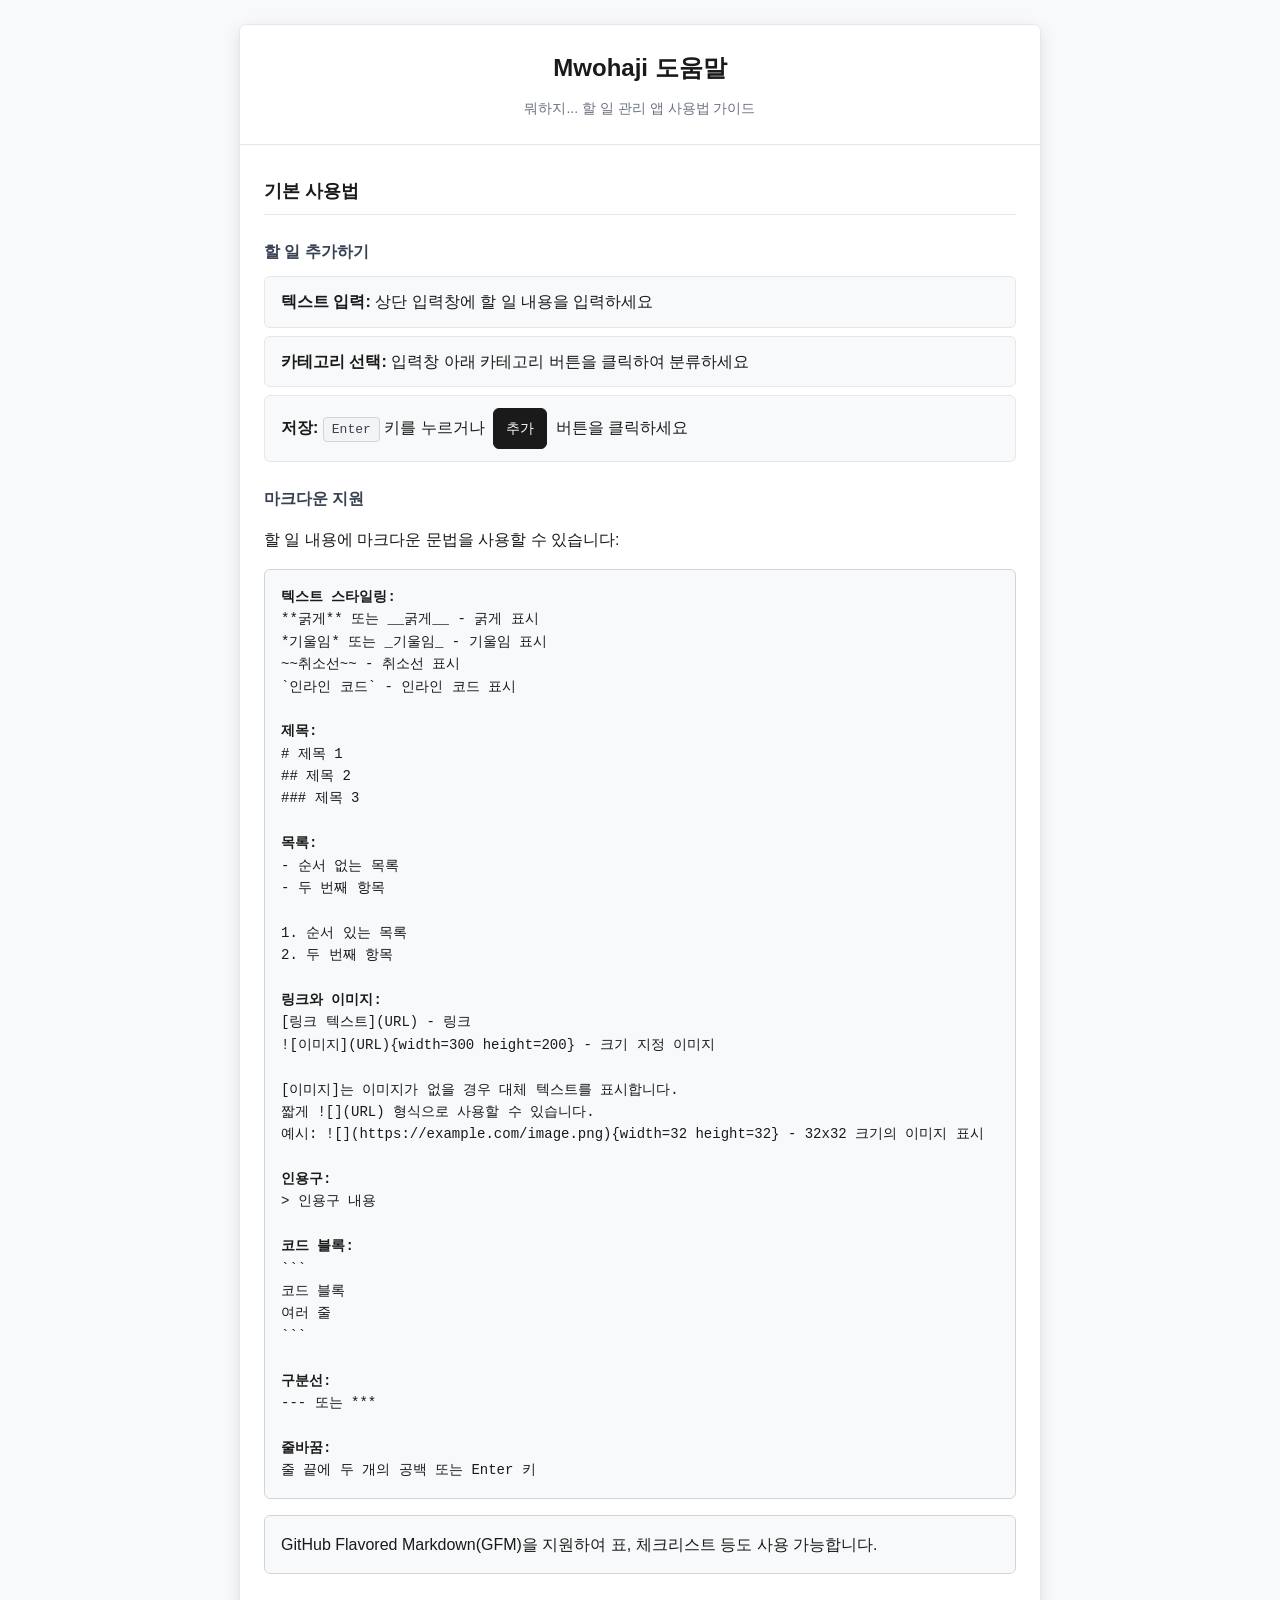
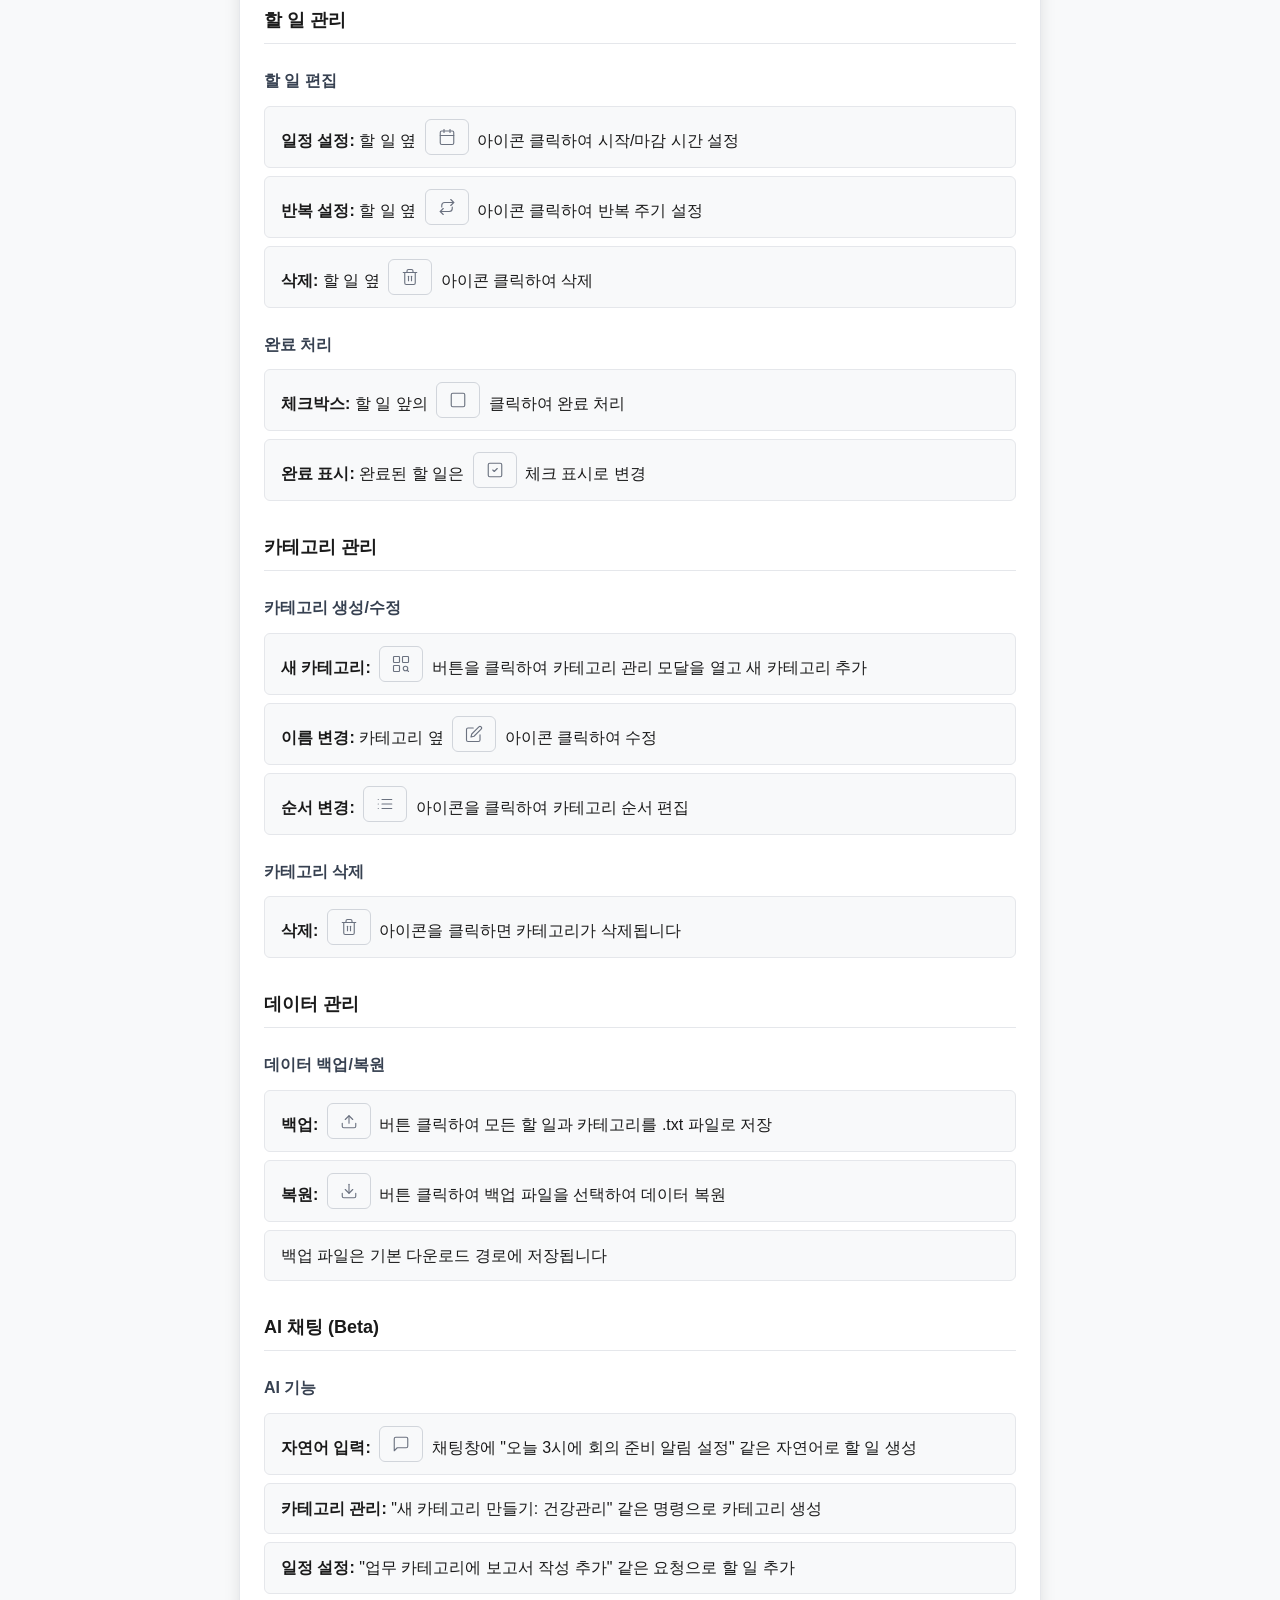
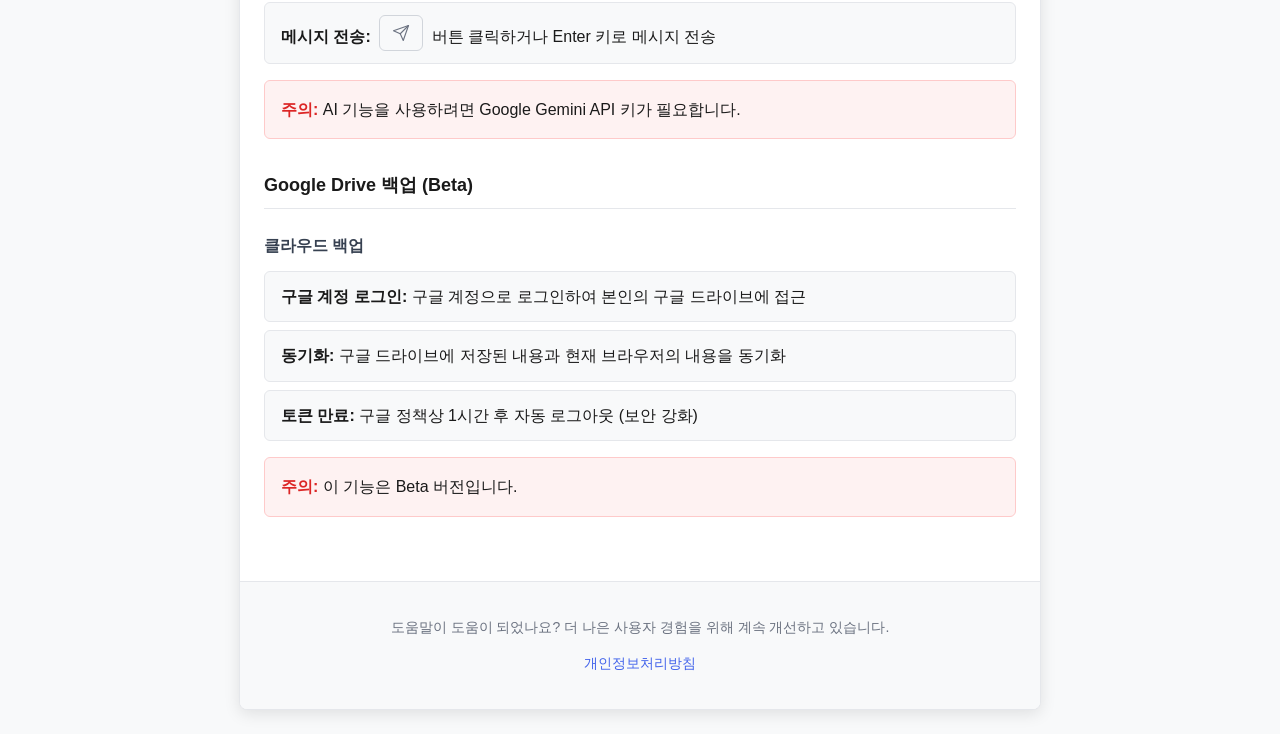
<file: help.html>
<!DOCTYPE html>
<html lang="ko">
<head>
    <meta charset="UTF-8">
    <meta name="viewport" content="width=device-width, initial-scale=1.0">
    <title>Mwohaji 도움말 - 뭐하지...</title>
    <link rel="icon" type="image/x-icon" href="favicon.ico">
    <link rel="stylesheet" href="css/style.css">
    
    <!-- 구조화된 데이터 -->
    <script type="application/ld+json">
    {
      "@context": "https://schema.org",
      "@type": "HowTo",
      "name": "Mwohaji 할일 관리 앱 사용법",
      "description": "Mwohaji 할일 관리 웹앱의 상세한 사용법과 기능 설명",
      "image": "https://mwohaji.onrender.com/favicon.ico",
      "url": "https://mwohaji.onrender.com/help.html",
      "mainEntity": {
        "@type": "HowTo",
        "name": "Mwohaji 할일 관리 앱 사용법",
        "step": [
          {
            "@type": "HowToStep",
            "name": "할일 추가",
            "text": "메인 화면의 입력 필드에 할일 내용을 입력하고 카테고리를 선택한 후 '추가' 버튼을 클릭합니다.",
            "image": "https://mwohaji.onrender.com/favicon.ico"
          },
          {
            "@type": "HowToStep",
            "name": "카테고리 관리",
            "text": "설정 버튼을 클릭하여 카테고리를 추가, 수정, 삭제할 수 있습니다.",
            "image": "https://mwohaji.onrender.com/favicon.ico"
          },
          {
            "@type": "HowToStep",
            "name": "일정 설정",
            "text": "할일을 클릭하여 시작 시간과 마감 시간을 설정하고 알림을 활성화할 수 있습니다.",
            "image": "https://mwohaji.onrender.com/favicon.ico"
          },
          {
            "@type": "HowToStep",
            "name": "AI 채팅",
            "text": "AI 대화 버튼을 클릭하여 자연어로 할일을 관리할 수 있습니다.",
            "image": "https://mwohaji.onrender.com/favicon.ico"
          },
          {
            "@type": "HowToStep",
            "name": "타이머 사용",
            "text": "타이머 버튼을 클릭하여 스톱워치와 타이머 기능을 사용할 수 있습니다.",
            "image": "https://mwohaji.onrender.com/favicon.ico"
          }
        ],
        "datePublished": "2025-08-22",
        "dateModified": "2025-08-22"
      },
      "author": {
        "@type": "Organization",
        "name": "Mwohaji Team"
      },
      "publisher": {
        "@type": "Organization",
        "name": "Mwohaji Team"
      }
    }
    </script>
    <style>
        .help-container {
            max-width: 800px;
            margin: 0 auto;
            background-color: white;
            border: 1px solid #e5e7eb;
            border-radius: 8px;
            box-shadow: 0 4px 16px rgba(0,0,0,0.1);
            overflow: hidden;
        }
        
        .help-content {
            background-color: white;
        }
        
        .help-header {
            text-align: center;
            margin-bottom: 0;
            padding: 24px;
            background-color: white;
            border-bottom: 1px solid #e5e7eb;
        }
        
        .help-header h1 {
            margin: 0;
            font-size: 24px;
            font-weight: 700;
            color: #1a1a1a;
        }
        
        .help-header p {
            margin: 10px 0 0 0;
            font-size: 14px;
            color: #6b7280;
        }
        
        .help-body {
            padding: 32px 24px;
            background-color: white;
        }
        
        .help-section {
            margin-bottom: 32px;
            padding: 0;
        }
        
        .help-section h2 {
            color: #1a1a1a;
            margin-top: 0;
            margin-bottom: 16px;
            font-size: 18px;
            font-weight: 700;
            border-bottom: 1px solid #e5e7eb;
            padding-bottom: 8px;
        }
        
        .help-section h3 {
            color: #374151;
            margin-top: 24px;
            margin-bottom: 12px;
            font-size: 16px;
            font-weight: 600;
        }
        
        .help-section h4 {
            color: #4b5563;
            margin-top: 20px;
            margin-bottom: 8px;
            font-size: 14px;
            font-weight: 600;
        }
        
        .feature-list {
            list-style: none;
            padding: 0;
            margin: 0;
        }
        
        .feature-list li {
            margin: 8px 0;
            padding: 12px 16px;
            background: #f8f9fa;
            border-radius: 6px;
            border: 1px solid #e5e7eb;
        }
        
        .feature-list li strong {
            color: #1a1a1a;
            font-weight: 600;
        }
        
        .code-block {
            background: #f8f9fa;
            padding: 16px;
            border-radius: 6px;
            font-family: 'Courier New', 'Monaco', monospace;
            font-size: 14px;
            overflow-x: auto;
            border: 1px solid #d1d5db;
            margin: 12px 0;
        }
        
        .tip-box {
            background: #f8f9fa;
            border: 1px solid #d1d5db;
            border-radius: 6px;
            padding: 16px;
            margin: 16px 0;
        }
        
        .tip-box strong {
            color: #1a1a1a;
            font-weight: 600;
        }
        
        .warning-box {
            background: #fef2f2;
            border: 1px solid #fecaca;
            border-radius: 6px;
            padding: 16px;
            margin: 16px 0;
        }
        
        .warning-box strong {
            color: #dc2626;
            font-weight: 600;
        }
        
        .keyboard-shortcut {
            background: #f3f4f6;
            border: 1px solid #d1d5db;
            border-radius: 4px;
            padding: 4px 8px;
            font-family: 'Courier New', monospace;
            font-size: 13px;
            color: #374151;
        }
        
        .help-footer {
            background-color: #f8f9fa;
            border-top: 1px solid #e5e7eb;
            padding: 20px 24px;
            text-align: center;
            color: #6b7280;
            font-size: 14px;
        }

        .help-footer a {
            color: #4263EB;
            text-decoration: none;
        }

        .help-footer a:hover {
            text-decoration: underline;
        }
        
        .table {
            width: 100%;
            border-collapse: collapse;
            margin: 16px 0;
            border: 1px solid #d1d5db;
            border-radius: 6px;
            overflow: hidden;
        }
        
        .table th, .table td {
            border: 1px solid #d1d5db;
            padding: 12px;
            text-align: left;
            font-size: 14px;
        }
        
        .table th {
            background: #f8f9fa;
            font-weight: 600;
            color: #1a1a1a;
        }
        
        .table td {
            background: white;
            color: #374151;
        }
        
        .table tr:nth-child(even) td {
            background: #f9fafb;
        }
        
        .ui-example {
            display: inline-flex;
            align-items: center;
            gap: 8px;
            background: white;
            border: 1px solid #d1d5db;
            border-radius: 6px;
            padding: 8px 12px;
            margin: 0 4px;
            font-size: 14px;
            color: #374151;
        }
        
        .ui-example svg {
            width: 18px;
            height: 18px;
            color: #6b7280;
        }
        
        .ui-example.primary {
            background: #1a1a1a;
            color: white;
            border-color: #1a1a1a;
        }
        
        .ui-example.primary svg {
            color: white;
        }
        
        .ui-example.secondary {
            background: #f8f9fa;
            color: #374151;
            border-color: #d1d5db;
        }
        
        .ui-example.secondary svg {
            color: #6b7280;
        }
        
        .ui-example.danger {
            background: #fef2f2;
            color: #dc2626;
            border-color: #fecaca;
        }
        
        .ui-example.danger svg {
            color: #dc2626;
        }

        /* 모바일 반응형 */
        @media (max-width: 768px) {
            .help-container {
                margin: 0 auto;
                border-radius: 6px;
            }

            .help-header {
                padding: 20px 16px;
            }

            .help-header h1 {
                font-size: 20px;
            }

            .help-body {
                padding: 24px 16px;
            }

            .help-section h2 {
                font-size: 16px;
            }

            .help-section h3 {
                font-size: 15px;
            }
        }
    </style>
</head>
<body>
    <div class="help-container">
        <div class="help-content">
            <div class="help-header">
                <h1>Mwohaji 도움말</h1>
                <p>뭐하지... 할 일 관리 앱 사용법 가이드</p>
            </div>
            
            <div class="help-body">
                <div class="help-section">
                    <h2>기본 사용법</h2>
                    <h3>할 일 추가하기</h3>
                    <ul class="feature-list">
                        <li><strong>텍스트 입력:</strong> 상단 입력창에 할 일 내용을 입력하세요</li>
                        <li><strong>카테고리 선택:</strong> 입력창 아래 카테고리 버튼을 클릭하여 분류하세요</li>
                        <li><strong>저장:</strong> <span class="keyboard-shortcut">Enter</span> 키를 누르거나 <span class="ui-example primary">추가</span> 버튼을 클릭하세요</li>
                    </ul>
                    
                    <h3>마크다운 지원</h3>
                    <p>할 일 내용에 마크다운 문법을 사용할 수 있습니다:</p>
                    <div class="code-block">
                        <strong>텍스트 스타일링:</strong><br>
                        **굵게** 또는 __굵게__ - 굵게 표시<br>
                        *기울임* 또는 _기울임_ - 기울임 표시<br>
                        ~~취소선~~ - 취소선 표시<br>
                        `인라인 코드` - 인라인 코드 표시<br>
                        <br>
                        <strong>제목:</strong><br>
                        # 제목 1<br>
                        ## 제목 2<br>
                        ### 제목 3<br>
                        <br>
                        <strong>목록:</strong><br>
                        - 순서 없는 목록<br>
                        - 두 번째 항목<br>
                        <br>
                        1. 순서 있는 목록<br>
                        2. 두 번째 항목<br>
                        <br>
                        <strong>링크와 이미지:</strong><br>
                        [링크 텍스트](URL) - 링크<br>
                        ![이미지](URL){width=300 height=200} - 크기 지정 이미지<br>
                        <br>
                        [이미지]는 이미지가 없을 경우 대체 텍스트를 표시합니다. <br>
                        짧게 ![](URL) 형식으로 사용할 수 있습니다.<br>
                        예시: ![](https://example.com/image.png){width=32 height=32} - 32x32 크기의 이미지 표시<br>
                        <br>
                        <strong>인용구:</strong><br>
                        > 인용구 내용<br>
                        <br>
                        <strong>코드 블록:</strong><br>
                        ```<br>
                        코드 블록<br>
                        여러 줄<br>
                        ```<br>
                        <br>
                        <strong>구분선:</strong><br>
                        --- 또는 ***<br>
                        <br>
                        <strong>줄바꿈:</strong><br>
                        줄 끝에 두 개의 공백 또는 Enter 키
                    </div>
                    <div class="tip-box">
                        GitHub Flavored Markdown(GFM)을 지원하여 표, 체크리스트 등도 사용 가능합니다.
                    </div>
                </div>

                <div class="help-section">
                    <h2>할 일 관리</h2>
                    <h3>할 일 편집</h3>
                    <ul class="feature-list">
                        <li><strong>일정 설정:</strong> 할 일 옆 <span class="ui-example secondary"><svg width="24" height="24" viewBox="0 0 24 24" fill="none" stroke="currentColor" stroke-width="1.5" stroke-linecap="round" stroke-linejoin="round"><rect x="3" y="4" width="18" height="18" rx="2" ry="2"/><line x1="16" y1="2" x2="16" y2="6"/><line x1="8" y1="2" x2="8" y2="6"/><line x1="3" y1="10" x2="21" y2="10"/></svg></span> 아이콘 클릭하여 시작/마감 시간 설정</li>
                        <li><strong>반복 설정:</strong> 할 일 옆 <span class="ui-example secondary"><svg width="24" height="24" viewBox="0 0 24 24" fill="none" stroke="currentColor" stroke-width="1.5" stroke-linecap="round" stroke-linejoin="round"><path d="M17 2l4 4-4 4"/><path d="M21 6H9a4 4 0 0 0-4 4v2"/><path d="M7 22l-4-4 4-4"/><path d="M3 18h12a4 4 0 0 0 4-4v-2"/></svg></span> 아이콘 클릭하여 반복 주기 설정</li>
                        <li><strong>삭제:</strong> 할 일 옆 <span class="ui-example secondary"><svg width="24" height="24" viewBox="0 0 24 24" fill="none" stroke="currentColor" stroke-width="1.5" stroke-linecap="round" stroke-linejoin="round"><polyline points="3,6 5,6 21,6"/><path d="m19,6v14a2,2 0 0,1 -2,2H7a2,2 0 0,1 -2,-2V6m3,0V4a2,2 0 0,1 2,-2h4a2,2 0 0,1 2,2v2"/><line x1="10" y1="11" x2="10" y2="17"/><line x1="14" y1="11" x2="14" y2="17"/></svg></span> 아이콘 클릭하여 삭제</li>
                    </ul>
                    
                    <h3>완료 처리</h3>
                    <ul class="feature-list">
                        <li><strong>체크박스:</strong> 할 일 앞의 <span class="ui-example secondary"><svg width="24" height="24" viewBox="0 0 24 24" fill="none" stroke="currentColor" stroke-width="1.5" stroke-linecap="round" stroke-linejoin="round"><rect x="3" y="3" width="18" height="18" rx="2" ry="2"/></svg></span> 클릭하여 완료 처리</li>
                        <li><strong>완료 표시:</strong> 완료된 할 일은 <span class="ui-example secondary"><svg width="24" height="24" viewBox="0 0 24 24" fill="none" stroke="currentColor" stroke-width="1.5" stroke-linecap="round" stroke-linejoin="round"><rect x="3" y="3" width="18" height="18" rx="2" ry="2"/><polyline points="9,12 11,14 15,10"/></svg></span> 체크 표시로 변경</li>
                    </ul>
                </div>

                <div class="help-section">
                    <h2>카테고리 관리</h2>
                    <h3>카테고리 생성/수정</h3>
                    <ul class="feature-list">
                        <li><strong>새 카테고리:</strong> <span class="ui-example secondary"><svg width="24" height="24" viewBox="0 0 24 24" fill="none" stroke="currentColor" stroke-width="1.5" stroke-linecap="round" stroke-linejoin="round"><rect x="2" y="2" width="8" height="8" rx="1"/><rect x="14" y="2" width="8" height="8" rx="1"/><rect x="2" y="14" width="8" height="8" rx="1"/><circle cx="18" cy="18" r="3"/><path d="m22 22-1.5-1.5"/></svg></span> 버튼을 클릭하여 카테고리 관리 모달을 열고 새 카테고리 추가</li>
                        <li><strong>이름 변경:</strong> 카테고리 옆 <span class="ui-example secondary"><svg width="24" height="24" viewBox="0 0 24 24" fill="none" stroke="currentColor" stroke-width="1.5" stroke-linecap="round" stroke-linejoin="round"><path d="m11,4H4a2,2 0 0,0 -2,2v14a2,2 0 0,0 2,2h14a2,2 0 0,0 2,-2v-7"/><path d="m18.5,2.5 a2.12,2.12 0 0,1 3,3L12,15l-4,1 1,-4 9.5,-9.5z"/></svg></span> 아이콘 클릭하여 수정</li>
                        <li><strong>순서 변경:</strong> <span class="ui-example secondary"><svg width="24" height="24" viewBox="0 0 24 24" fill="none" stroke="currentColor" stroke-width="1.5" stroke-linecap="round" stroke-linejoin="round"><line x1="8" y1="6" x2="21" y2="6"/><line x1="8" y1="12" x2="21" y2="12"/><line x1="8" y1="18" x2="21" y2="18"/><line x1="3" y1="6" x2="3.01" y2="6"/><line x1="3" y1="12" x2="3.01" y2="12"/><line x1="3" y1="18" x2="3.01" y2="18"/></svg></span> 아이콘을 클릭하여 카테고리 순서 편집</li>
                    </ul>
                    
                    <h3>카테고리 삭제</h3>
                    <ul class="feature-list">
                        <li><strong>삭제:</strong> <span class="ui-example secondary"><svg width="24" height="24" viewBox="0 0 24 24" fill="none" stroke="currentColor" stroke-width="1.5" stroke-linecap="round" stroke-linejoin="round"><polyline points="3,6 5,6 21,6"/><path d="m19,6v14a2,2 0 0,1 -2,2H7a2,2 0 0,1 -2,-2V6m3,0V4a2,2 0 0,1 2,-2h4a2,2 0 0,1 2,2v2"/><line x1="10" y1="11" x2="10" y2="17"/><line x1="14" y1="11" x2="14" y2="17"/></svg></span> 아이콘을 클릭하면 카테고리가 삭제됩니다</li>
                    </ul>
                </div>

                <div class="help-section">
                    <h2>데이터 관리</h2>
                    <h3>데이터 백업/복원</h3>
                    <ul class="feature-list">
                        <li><strong>백업:</strong> <span class="ui-example secondary"><svg width="24" height="24" viewBox="0 0 24 24" fill="none" stroke="currentColor" stroke-width="1.5" stroke-linecap="round" stroke-linejoin="round"><path d="M21 15v4a2 2 0 0 1-2 2H5a2 2 0 0 1-2-2v-4"/><polyline points="7,10 12,5 17,10"/><line x1="12" y1="5" x2="12" y2="15"/></svg></span> 버튼 클릭하여 모든 할 일과 카테고리를 .txt 파일로 저장</li>
                        <li><strong>복원:</strong> <span class="ui-example secondary"><svg width="24" height="24" viewBox="0 0 24 24" fill="none" stroke="currentColor" stroke-width="1.5" stroke-linecap="round" stroke-linejoin="round"><path d="M21 15v4a2 2 0 0 1-2 2H5a2 2 0 0 1-2-2v-4"/><polyline points="7,10 12,15 17,10"/><line x1="12" y1="15" x2="12" y2="3"/></svg></span> 버튼 클릭하여 백업 파일을 선택하여 데이터 복원</li>
                        <li>백업 파일은 기본 다운로드 경로에 저장됩니다</li>
                    </ul>
                </div>

                <div class="help-section">
                    <h2>AI 채팅 (Beta)</h2>
                    <h3>AI 기능</h3>
                    <ul class="feature-list">
                        <li><strong>자연어 입력:</strong> <span class="ui-example secondary"><svg width="24" height="24" viewBox="0 0 24 24" fill="none" stroke="currentColor" stroke-width="1.5" stroke-linecap="round" stroke-linejoin="round"><path d="M21 15a2 2 0 0 1-2 2H7l-4 4V5a2 2 0 0 1 2-2h14a2 2 0 0 1 2 2z"/></svg></span> 채팅창에 "오늘 3시에 회의 준비 알림 설정" 같은 자연어로 할 일 생성</li>
                        <li><strong>카테고리 관리:</strong> "새 카테고리 만들기: 건강관리" 같은 명령으로 카테고리 생성</li>
                        <li><strong>일정 설정:</strong> "업무 카테고리에 보고서 작성 추가" 같은 요청으로 할 일 추가</li>
                        <li><strong>메시지 전송:</strong> <span class="ui-example secondary"><svg width="24" height="24" viewBox="0 0 24 24" fill="none" stroke="currentColor" stroke-width="1.5" stroke-linecap="round" stroke-linejoin="round"><line x1="22" y1="2" x2="11" y2="13"/><polygon points="22,2 15,22 11,13 2,9"/></svg></span> 버튼 클릭하거나 Enter 키로 메시지 전송</li>
                    </ul>
                    
                    <div class="warning-box">
                        <strong>주의:</strong> AI 기능을 사용하려면 Google Gemini API 키가 필요합니다.
                    </div>
                </div>

                <div class="help-section">
                    <h2>Google Drive 백업 (Beta)</h2>
                    <h3>클라우드 백업</h3>
                                         <ul class="feature-list">
                         <li><strong>구글 계정 로그인:</strong> 구글 계정으로 로그인하여 본인의 구글 드라이브에 접근</li>
                         <li><strong>동기화:</strong> 구글 드라이브에 저장된 내용과 현재 브라우저의 내용을 동기화</li>
                         <li><strong>토큰 만료:</strong> 구글 정책상 1시간 후 자동 로그아웃 (보안 강화)</li>
                     </ul>
                    
                                         <div class="warning-box">
                         <strong>주의:</strong> 이 기능은 Beta 버전입니다.
                     </div>
                 </div>
             </div>
         </div>

         <footer class="help-footer">
             <p>도움말이 도움이 되었나요? 더 나은 사용자 경험을 위해 계속 개선하고 있습니다.</p>
             <p><a href="privacy-policy.html">개인정보처리방침</a></p>
         </footer>
     </div>
</body>
</html>
</file>
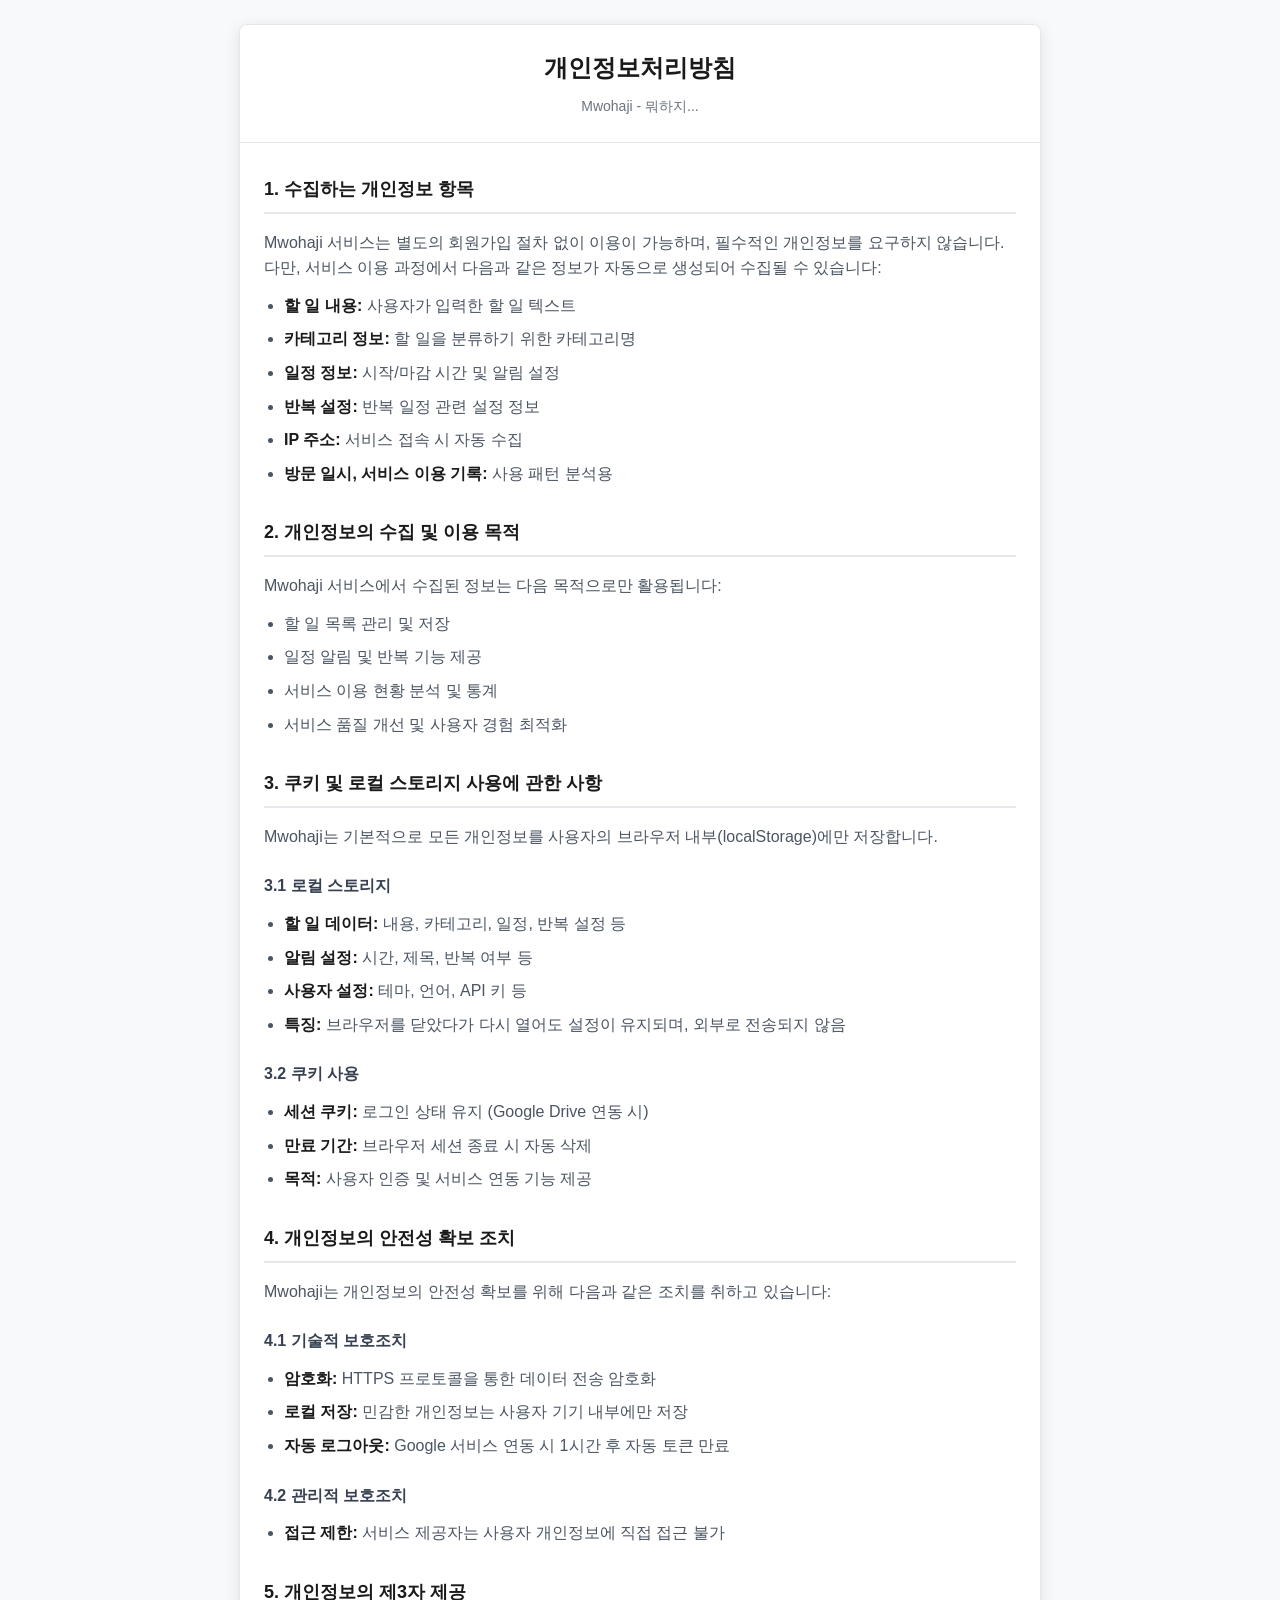
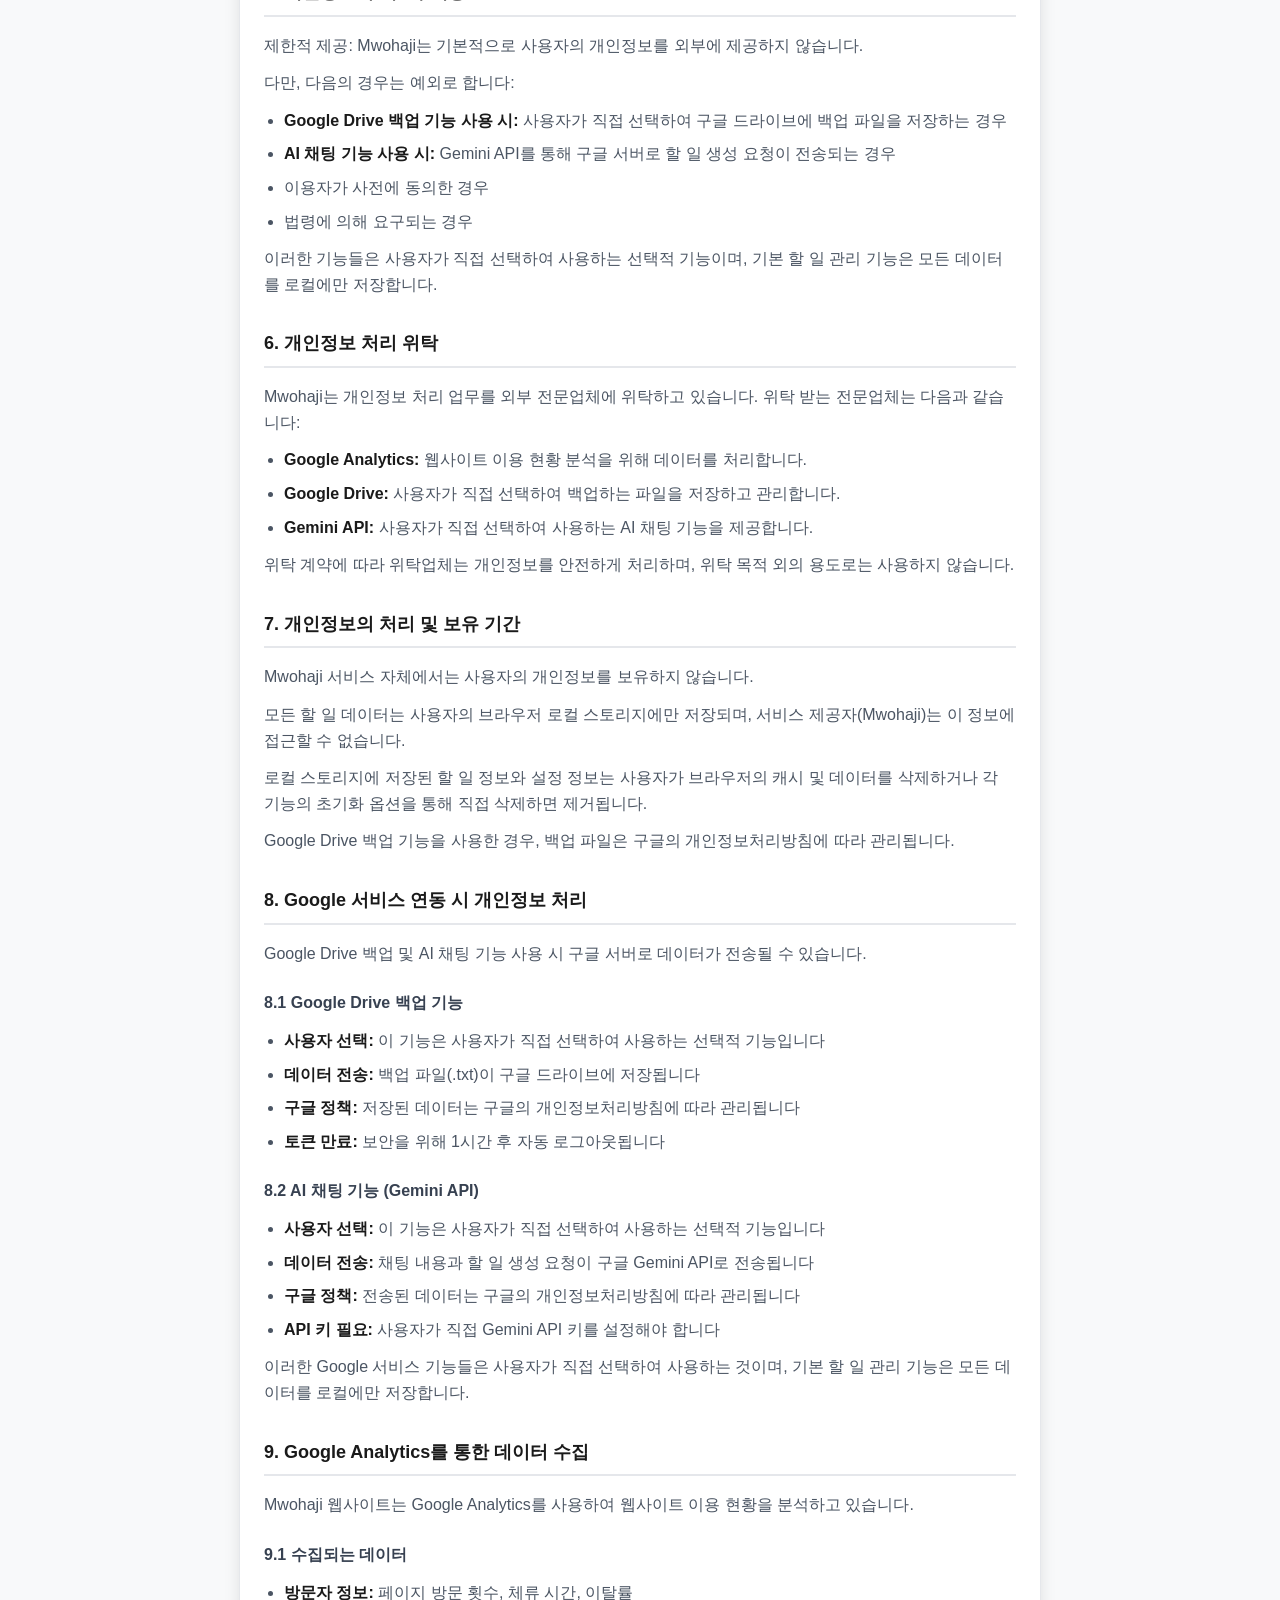
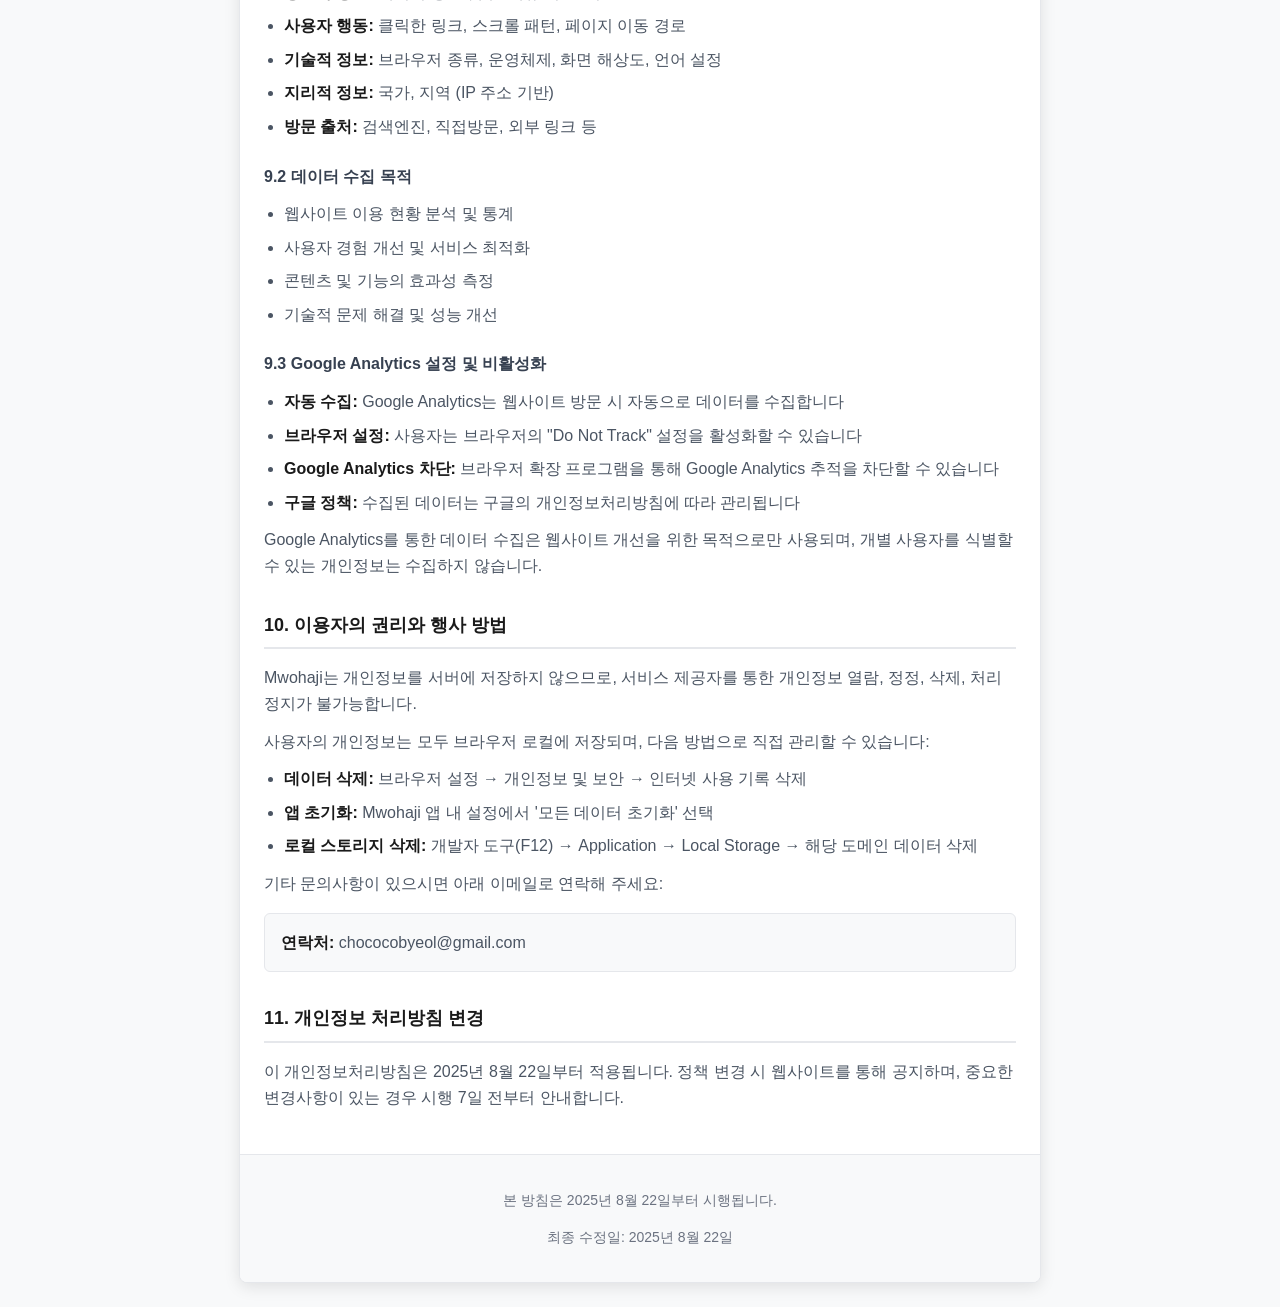
<file: privacy-policy.html>
<!DOCTYPE html>
<html lang="ko">
<head>
    <meta charset="UTF-8">
    <meta name="viewport" content="width=device-width, initial-scale=1.0">
    <title>개인정보처리방침 - Mwohaji</title>
    <link rel="icon" type="image/x-icon" href="favicon.ico">
    <link rel="stylesheet" href="css/style.css">
    
    <!-- 구조화된 데이터 -->
    <script type="application/ld+json">
    {
      "@context": "https://schema.org",
      "@type": "WebPage",
      "name": "개인정보처리방침 - Mwohaji",
      "description": "Mwohaji 할일 관리 앱의 개인정보 수집 및 이용에 관한 정책",
      "url": "https://mwohaji.onrender.com/privacy-policy.html",
      "mainEntity": {
        "@type": "Article",
        "name": "Mwohaji 개인정보처리방침",
        "headline": "개인정보처리방침",
        "description": "Mwohaji 할일 관리 앱의 개인정보 보호 정책",
        "author": {
          "@type": "Organization",
          "name": "Mwohaji Team"
        },
        "publisher": {
          "@type": "Organization",
          "name": "Mwohaji Team"
        },
        "datePublished": "2025-08-22",
        "dateModified": "2025-08-22",
        "mainEntityOfPage": {
          "@type": "WebPage",
          "@id": "https://mwohaji.onrender.com/privacy-policy.html"
        }
      },
      "author": {
        "@type": "Organization",
        "name": "Mwohaji Team"
      },
      "publisher": {
        "@type": "Organization",
        "name": "Mwohaji Team"
      }
    }
    </script>

    <style>
        /* 개인정보처리방침 전용 스타일 */
        .privacy-container {
            max-width: 800px;
            margin: 0 auto;
            background-color: white;
            border: 1px solid #e5e7eb;
            border-radius: 8px;
            box-shadow: 0 4px 16px rgba(0,0,0,0.1);
            overflow: hidden;
        }

        .privacy-header {
            background-color: white;
            border-bottom: 1px solid #e5e7eb;
            padding: 24px;
            text-align: center;
        }

        .privacy-header h1 {
            margin: 0;
            color: #1a1a1a;
            font-weight: 700;
            font-size: 24px;
        }

        .privacy-header .subtitle {
            color: #6b7280;
            font-size: 14px;
            margin-top: 8px;
        }

        .privacy-content {
            padding: 32px 24px;
            line-height: 1.6;
            color: #1a1a1a;
        }

        .privacy-section {
            margin-bottom: 32px;
        }

        .privacy-section:last-child {
            margin-bottom: 0;
        }

        .privacy-section h2 {
            color: #1a1a1a;
            font-weight: 600;
            font-size: 18px;
            margin: 0 0 16px 0;
            padding-bottom: 8px;
            border-bottom: 2px solid #e5e7eb;
        }

        .privacy-section h3 {
            color: #374151;
            font-weight: 600;
            font-size: 16px;
            margin: 24px 0 12px 0;
        }

        .privacy-section p {
            margin: 0 0 12px 0;
            color: #4b5563;
        }

        .privacy-section ul {
            margin: 12px 0;
            padding-left: 20px;
        }

        .privacy-section li {
            margin-bottom: 8px;
            color: #4b5563;
        }

        .privacy-section strong {
            color: #1a1a1a;
            font-weight: 600;
        }

        .privacy-section .highlight {
            background-color: #f8f9fa;
            padding: 16px;
            border-radius: 6px;
            border-left: 4px solid #4263EB;
            margin: 16px 0;
        }

        .privacy-section .highlight p {
            margin: 0;
            color: #374151;
        }

        .privacy-section .contact-info {
            background-color: #f8f9fa;
            padding: 16px;
            border-radius: 6px;
            border: 1px solid #e5e7eb;
            margin: 16px 0;
        }

        .privacy-section .contact-info p {
            margin: 0 0 8px 0;
        }

        .privacy-section .contact-info p:last-child {
            margin-bottom: 0;
        }

        .privacy-footer {
            background-color: #f8f9fa;
            border-top: 1px solid #e5e7eb;
            padding: 20px 24px;
            text-align: center;
            color: #6b7280;
            font-size: 14px;
        }

        .privacy-footer a {
            color: #4263EB;
            text-decoration: none;
        }

        .privacy-footer a:hover {
            text-decoration: underline;
        }

        /* 모바일 반응형 */
        @media (max-width: 768px) {
            .privacy-container {
                margin: 0 auto;
                border-radius: 6px;
            }

            .privacy-header {
                padding: 20px 16px;
            }

            .privacy-header h1 {
                font-size: 20px;
            }

            .privacy-content {
                padding: 24px 16px;
            }

            .privacy-section h2 {
                font-size: 16px;
            }

            .privacy-section h3 {
                font-size: 15px;
            }

            .privacy-footer {
                padding: 16px;
            }
        }


    </style>
</head>
<body>
    <div class="privacy-container">
        <header class="privacy-header">
            <h1>개인정보처리방침</h1>
            <div class="subtitle">Mwohaji - 뭐하지...</div>
        </header>

        <main class="privacy-content">
            <div class="privacy-section">
                <h2>1. 수집하는 개인정보 항목</h2>
                <p>Mwohaji 서비스는 별도의 회원가입 절차 없이 이용이 가능하며, 필수적인 개인정보를 요구하지 않습니다. 다만, 서비스 이용 과정에서 다음과 같은 정보가 자동으로 생성되어 수집될 수 있습니다:</p>
                
                <ul>
                    <li><strong>할 일 내용:</strong> 사용자가 입력한 할 일 텍스트</li>
                    <li><strong>카테고리 정보:</strong> 할 일을 분류하기 위한 카테고리명</li>
                    <li><strong>일정 정보:</strong> 시작/마감 시간 및 알림 설정</li>
                    <li><strong>반복 설정:</strong> 반복 일정 관련 설정 정보</li>
                    <li><strong>IP 주소:</strong> 서비스 접속 시 자동 수집</li>
                    <li><strong>방문 일시, 서비스 이용 기록:</strong> 사용 패턴 분석용</li>
                </ul>
            </div>

            <div class="privacy-section">
                <h2>2. 개인정보의 수집 및 이용 목적</h2>
                <p>Mwohaji 서비스에서 수집된 정보는 다음 목적으로만 활용됩니다:</p>
                
                <ul>
                    <li>할 일 목록 관리 및 저장</li>
                    <li>일정 알림 및 반복 기능 제공</li>
                    <li>서비스 이용 현황 분석 및 통계</li>
                    <li>서비스 품질 개선 및 사용자 경험 최적화</li>
                </ul>
            </div>

            <div class="privacy-section">
                <h2>3. 쿠키 및 로컬 스토리지 사용에 관한 사항</h2>
                <p>Mwohaji는 기본적으로 모든 개인정보를 사용자의 브라우저 내부(localStorage)에만 저장합니다.</p>
                
                <h3>3.1 로컬 스토리지</h3>
                <ul>
                    <li><strong>할 일 데이터:</strong> 내용, 카테고리, 일정, 반복 설정 등</li>
                    <li><strong>알림 설정:</strong> 시간, 제목, 반복 여부 등</li>
                    <li><strong>사용자 설정:</strong> 테마, 언어, API 키 등</li>
                    <li><strong>특징:</strong> 브라우저를 닫았다가 다시 열어도 설정이 유지되며, 외부로 전송되지 않음</li>
                </ul>
                
                <h3>3.2 쿠키 사용</h3>
                <ul>
                    <li><strong>세션 쿠키:</strong> 로그인 상태 유지 (Google Drive 연동 시)</li>
                    <li><strong>만료 기간:</strong> 브라우저 세션 종료 시 자동 삭제</li>
                    <li><strong>목적:</strong> 사용자 인증 및 서비스 연동 기능 제공</li>
                </ul>
            </div>

            <div class="privacy-section">
                <h2>4. 개인정보의 안전성 확보 조치</h2>
                <p>Mwohaji는 개인정보의 안전성 확보를 위해 다음과 같은 조치를 취하고 있습니다:</p>
                
                <h3>4.1 기술적 보호조치</h3>
                <ul>
                    <li><strong>암호화:</strong> HTTPS 프로토콜을 통한 데이터 전송 암호화</li>
                    <li><strong>로컬 저장:</strong> 민감한 개인정보는 사용자 기기 내부에만 저장</li>
                    <li><strong>자동 로그아웃:</strong> Google 서비스 연동 시 1시간 후 자동 토큰 만료</li>
                </ul>
                
                <h3>4.2 관리적 보호조치</h3>
                <ul>
                    <li><strong>접근 제한:</strong> 서비스 제공자는 사용자 개인정보에 직접 접근 불가</li>
                </ul>
            </div>

            <div class="privacy-section">
                <h2>5. 개인정보의 제3자 제공</h2>
                <p>제한적 제공: Mwohaji는 기본적으로 사용자의 개인정보를 외부에 제공하지 않습니다.</p>
                
                <p>다만, 다음의 경우는 예외로 합니다:</p>
                <ul>
                    <li><strong>Google Drive 백업 기능 사용 시:</strong> 사용자가 직접 선택하여 구글 드라이브에 백업 파일을 저장하는 경우</li>
                    <li><strong>AI 채팅 기능 사용 시:</strong> Gemini API를 통해 구글 서버로 할 일 생성 요청이 전송되는 경우</li>
                    <li>이용자가 사전에 동의한 경우</li>
                    <li>법령에 의해 요구되는 경우</li>
                </ul>
                
                <p>이러한 기능들은 사용자가 직접 선택하여 사용하는 선택적 기능이며, 기본 할 일 관리 기능은 모든 데이터를 로컬에만 저장합니다.</p>
            </div>

            <div class="privacy-section">
                <h2>6. 개인정보 처리 위탁</h2>
                <p>Mwohaji는 개인정보 처리 업무를 외부 전문업체에 위탁하고 있습니다. 위탁 받는 전문업체는 다음과 같습니다:</p>
                <ul>
                    <li><strong>Google Analytics:</strong> 웹사이트 이용 현황 분석을 위해 데이터를 처리합니다.</li>
                    <li><strong>Google Drive:</strong> 사용자가 직접 선택하여 백업하는 파일을 저장하고 관리합니다.</li>
                    <li><strong>Gemini API:</strong> 사용자가 직접 선택하여 사용하는 AI 채팅 기능을 제공합니다.</li>
                </ul>
                <p>위탁 계약에 따라 위탁업체는 개인정보를 안전하게 처리하며, 위탁 목적 외의 용도로는 사용하지 않습니다.</p>
            </div>

            <div class="privacy-section">
                <h2>7. 개인정보의 처리 및 보유 기간</h2>
                <p>Mwohaji 서비스 자체에서는 사용자의 개인정보를 보유하지 않습니다.</p>
                
                <p>모든 할 일 데이터는 사용자의 브라우저 로컬 스토리지에만 저장되며, 서비스 제공자(Mwohaji)는 이 정보에 접근할 수 없습니다.</p>
                
                <p>로컬 스토리지에 저장된 할 일 정보와 설정 정보는 사용자가 브라우저의 캐시 및 데이터를 삭제하거나 각 기능의 초기화 옵션을 통해 직접 삭제하면 제거됩니다.</p>
                
                <p>Google Drive 백업 기능을 사용한 경우, 백업 파일은 구글의 개인정보처리방침에 따라 관리됩니다.</p>
            </div>

            <div class="privacy-section">
                <h2>8. Google 서비스 연동 시 개인정보 처리</h2>
   
                    <p>Google Drive 백업 및 AI 채팅 기능 사용 시 구글 서버로 데이터가 전송될 수 있습니다.</p>
                
                <h3>8.1 Google Drive 백업 기능</h3>
                <ul>
                    <li><strong>사용자 선택:</strong> 이 기능은 사용자가 직접 선택하여 사용하는 선택적 기능입니다</li>
                    <li><strong>데이터 전송:</strong> 백업 파일(.txt)이 구글 드라이브에 저장됩니다</li>
                    <li><strong>구글 정책:</strong> 저장된 데이터는 구글의 개인정보처리방침에 따라 관리됩니다</li>
                    <li><strong>토큰 만료:</strong> 보안을 위해 1시간 후 자동 로그아웃됩니다</li>
                </ul>
                
                <h3>8.2 AI 채팅 기능 (Gemini API)</h3>
                <ul>
                    <li><strong>사용자 선택:</strong> 이 기능은 사용자가 직접 선택하여 사용하는 선택적 기능입니다</li>
                    <li><strong>데이터 전송:</strong> 채팅 내용과 할 일 생성 요청이 구글 Gemini API로 전송됩니다</li>
                    <li><strong>구글 정책:</strong> 전송된 데이터는 구글의 개인정보처리방침에 따라 관리됩니다</li>
                    <li><strong>API 키 필요:</strong> 사용자가 직접 Gemini API 키를 설정해야 합니다</li>
                </ul>
                
                <p>이러한 Google 서비스 기능들은 사용자가 직접 선택하여 사용하는 것이며, 기본 할 일 관리 기능은 모든 데이터를 로컬에만 저장합니다.</p>
            </div>

            <div class="privacy-section">
                <h2>9. Google Analytics를 통한 데이터 수집</h2>
                <p>Mwohaji 웹사이트는 Google Analytics를 사용하여 웹사이트 이용 현황을 분석하고 있습니다.</p>
                
                <h3>9.1 수집되는 데이터</h3>
                <ul>
                    <li><strong>방문자 정보:</strong> 페이지 방문 횟수, 체류 시간, 이탈률</li>
                    <li><strong>사용자 행동:</strong> 클릭한 링크, 스크롤 패턴, 페이지 이동 경로</li>
                    <li><strong>기술적 정보:</strong> 브라우저 종류, 운영체제, 화면 해상도, 언어 설정</li>
                    <li><strong>지리적 정보:</strong> 국가, 지역 (IP 주소 기반)</li>
                    <li><strong>방문 출처:</strong> 검색엔진, 직접방문, 외부 링크 등</li>
                </ul>
                
                <h3>9.2 데이터 수집 목적</h3>
                <ul>
                    <li>웹사이트 이용 현황 분석 및 통계</li>
                    <li>사용자 경험 개선 및 서비스 최적화</li>
                    <li>콘텐츠 및 기능의 효과성 측정</li>
                    <li>기술적 문제 해결 및 성능 개선</li>
                </ul>
                
                <h3>9.3 Google Analytics 설정 및 비활성화</h3>
                <ul>
                    <li><strong>자동 수집:</strong> Google Analytics는 웹사이트 방문 시 자동으로 데이터를 수집합니다</li>
                    <li><strong>브라우저 설정:</strong> 사용자는 브라우저의 "Do Not Track" 설정을 활성화할 수 있습니다</li>
                    <li><strong>Google Analytics 차단:</strong> 브라우저 확장 프로그램을 통해 Google Analytics 추적을 차단할 수 있습니다</li>
                    <li><strong>구글 정책:</strong> 수집된 데이터는 구글의 개인정보처리방침에 따라 관리됩니다</li>
                </ul>
                
                <p>Google Analytics를 통한 데이터 수집은 웹사이트 개선을 위한 목적으로만 사용되며, 개별 사용자를 식별할 수 있는 개인정보는 수집하지 않습니다.</p>
            </div>

            <div class="privacy-section">
                <h2>10. 이용자의 권리와 행사 방법</h2>
                <p>Mwohaji는 개인정보를 서버에 저장하지 않으므로, 서비스 제공자를 통한 개인정보 열람, 정정, 삭제, 처리정지가 불가능합니다.</p>

                <p>사용자의 개인정보는 모두 브라우저 로컬에 저장되며, 다음 방법으로 직접 관리할 수 있습니다:</p>
                <ul>
                    <li><strong>데이터 삭제:</strong> 브라우저 설정 → 개인정보 및 보안 → 인터넷 사용 기록 삭제</li>
                    <li><strong>앱 초기화:</strong> Mwohaji 앱 내 설정에서 '모든 데이터 초기화' 선택</li>
                    <li><strong>로컬 스토리지 삭제:</strong> 개발자 도구(F12) → Application → Local Storage → 해당 도메인 데이터 삭제</li>
                </ul>

                <p>기타 문의사항이 있으시면 아래 이메일로 연락해 주세요:</p>
                <div class="contact-info">
                    <p><strong>연락처:</strong> chococobyeol@gmail.com</p>
                </div>
            </div>

            <div class="privacy-section">
                <h2>11. 개인정보 처리방침 변경</h2>
                <p>이 개인정보처리방침은 2025년 8월 22일부터 적용됩니다. 정책 변경 시 웹사이트를 통해 공지하며, 중요한 변경사항이 있는 경우 시행 7일 전부터 안내합니다.</p>
            </div>


        </main>

        <footer class="privacy-footer">
            <p>본 방침은 2025년 8월 22일부터 시행됩니다.</p>
            <p>최종 수정일: 2025년 8월 22일</p>
        </footer>
    </div>
</body>
</html>
</file>
<file: css/style.css>
/* 7.3. 색상 및 폰트 */
:root {
    /* 배경색 */
    --main-bg: #FAFBFC;
    --card-bg: #F1F3F5;
    --surface-color: #ffffff;
    --background-color: #ffffff;

    /* 텍스트색 */
    --primary-text: #343A40;
    --secondary-text: #6C757D;

    /* 액센트 색상 */
    --accent-color: #4263EB;
    --accent-hover: #364fc7;
    --accent-blue: #4263EB;
    --accent-green: #51CF66;
    --accent-yellow: #FFD43B;
    --accent-red: #ef9f9f;

    /* 액센트 배경색 */
    --accent-background-red: #fae1e1;
    --accent-background-blue: #e3eafa;

    /* 보더/구분선 */
    --border-color: #E9ECEF;
}

/* 심플 블랙&화이트 톤 */
body {
    font-family: "Pretendard", -apple-system, BlinkMacSystemFont, "Segoe UI", Roboto, sans-serif;
    background-color: #f8f9fa; /* 아주 연한 회색 배경 */
    color: #1a1a1a; /* 진한 검은색 텍스트 */
    margin: 0;
    padding: 24px;
    line-height: 1.6;
}

#app {
    max-width: 800px;
    margin: 0 auto;
    background-color: white; /* 순백색 */
    border: 1px solid #e5e7eb; /* 연한 회색 테두리 */
    border-radius: 8px; /* 덜 둥근 모서리 - 모던하게 */
    box-shadow: 0 4px 16px rgba(0,0,0,0.1); /* 약간 더 진한 그림자 */
    overflow: hidden;
}

/* 심플 블랙&화이트 헤더 */
.header {
    display: flex;
    justify-content: space-between;
    align-items: center;
    padding: 20px 24px;
    border-bottom: 1px solid #e5e7eb; /* 회색 구분선 */
    background-color: white; /* 순백색 배경 */
}

.header h1 {
    font-size: 24px;
    margin: 0;
    color: #1a1a1a; /* 검은색 텍스트 */
    font-weight: 700; /* 굵게 */
}

.header-left {
    display: flex;
    align-items: center;
    gap: 8px;
}

.view-toggle {
    display: flex;
    gap: 8px;
}

.view-toggle button {
    background: none;
    border: 1px solid #d1d5db; /* 회색 테두리 */
    color: #4b5563; /* 회색 텍스트 */
    padding: 8px 16px;
    border-radius: 6px;
    cursor: pointer;
    font-size: 14px;
    font-weight: 500;
    transition: all 0.2s ease;
}

.view-toggle button:hover {
    background-color: #f8f9fa; /* 연한 회색 */
    border-color: #9ca3af; /* 더 진한 테두리 */
    color: #1a1a1a; /* 더 진한 텍스트 */
}

/* 헤더 오른쪽 영역 */
.header-right {
    display: flex;
    align-items: center;
    gap: 8px;
}

/* 실시간 시간 표시 */
.current-time {
    font-family: 'Courier New', monospace;
    font-size: 14px;
    font-weight: 500;
    color: var(--secondary-text);
    background: var(--surface-color);
    padding: 6px 12px;
    border-radius: 6px;
    min-width: 140px;
    text-align: center;
    transition: all 0.2s ease;
}

.current-time:hover {
    background: var(--hover-color);
    border-color: var(--primary-color);
}

/* 소리 상태 버튼 */
#audio-status-btn {
    margin-right: 8px;
    transition: all 0.2s ease;
    display: flex !important;
    align-items: center;
    justify-content: center;
    width: 36px;
    height: 36px;
    min-width: 36px;
    min-height: 36px;
    padding: 6px;
    border-radius: 6px; /* 둥근 사각형 유지 */
    background: white;
    cursor: pointer;
    border: 0px solid #e5e7eb; /* 본문 보더와 동일 */
}

#audio-status-btn.ready {
    color: #6b7280; /* 회색 - 정상 상태 */
}

#audio-status-btn.suspended {
    color: #6b7280; /* 회색 - 권한 필요 */
}

#audio-status-btn.not-ready {
    color: #6b7280; /* 회색 - 오류 상태 */
}

#audio-status-btn.testing {
    color: #6b7280; /* 회색 - 테스트 중 */
    animation: pulse 1s infinite;
}

@keyframes pulse {
    0%, 100% { opacity: 1; }
    50% { opacity: 0.5; }
}

/* 소리 상태 버튼 호버 효과 */
#audio-status-btn:hover {
    background: var(--hover-color);
}

/* 데이터 관리 버튼들을 오른쪽으로 정렬 */
.data-management {
    display: flex;
    gap: 8px;
}

.icon-btn {
    background: none;
    border: none;
    color: #6b7280; /* 회색 아이콘 */
    cursor: pointer;
    padding: 8px; /* 패딩 증가 */
    border-radius: 6px;
    transition: all 0.2s ease;
}

.icon-btn:hover {
    color: #1a1a1a; /* 호버 시 검은색 */
    background-color: rgba(26, 26, 26, 0.05); /* 연한 검은 배경 */
}



/* 심플 블랙&화이트 메인 */
.main {
    padding: 24px;
    background-color: white; /* 순백색 */
}

/* 카테고리 바(입력창+카테고리 버튼) 고정 */
.todo-input-container {
  position: sticky;
  top: 0;
  z-index: 10;
  background: #fff;
}

/* 할 일 목록만 스크롤 */
.main {
  display: flex;
  flex-direction: column;
  height: 80vh; /* 전체 높이의 80%로 예시, 필요시 조정 */
}

.todo-list {
  flex: 1 1 auto;
  overflow-y: auto;
  max-height: 100%;
  min-height: 0;
}

/* 입력 필드 스타일 */
.todo-input-container {
    margin-bottom: 32px; /* 간격 증가 */
    display: flex;
    flex-direction: column;
    gap: 12px;
    padding: 0; /* 패딩 제거 - 심플하게 */
    /* 테두리, 배경, 그림자 모두 제거 - 깔끔하게 */
}

.input-row {
    display: flex;
    gap: 12px;
    align-items: flex-start;
}

#todo-input {
    flex: 1;
    padding: 12px 16px;
    border: 2px solid var(--border-color);
    border-radius: 6px;
    font-size: 14px;
    background: var(--background-color);
    color: var(--primary-text);
    resize: vertical;
    min-height: 60px;
    max-height: 200px;
    font-family: inherit;
    line-height: 1.5;
}

#todo-input:focus {
    outline: none;
    border-color: var(--accent-color);
    box-shadow: 0 0 0 3px rgba(0, 123, 255, 0.1);
}

#todo-input::placeholder {
    color: var(--secondary-text);
}

#add-todo-btn {
    background-color: #1a1a1a; /* 검은색 배경 */
    color: white;
    padding: 16px 24px;
    border-radius: 6px; /* 인풋과 동일한 둥글기 */
    font-size: 16px;
    font-weight: 600;
    white-space: nowrap;
    border: none;
    cursor: pointer;
    transition: all 0.2s ease;
}

#add-todo-btn:hover {
    background-color: #374151; /* 진한 회색 */
    transform: translateY(-1px);
    box-shadow: 0 4px 12px rgba(26, 26, 26, 0.3); /* 검은색 그림자 */
}

.category-selector {
    display: flex;
    gap: 8px; /* 간격 증가 */
    flex-wrap: wrap;
    margin-top: 4px; /* 위쪽 간격 */
}

.category-selector button {
    padding: 8px 16px;
    border: 1px solid #d1d5db; /* 회색 테두리 */
    background-color: white;
    color: #4b5563; /* 회색 텍스트 */
    border-radius: 6px; /* 덜 둥근 모서리 */
    cursor: pointer;
    font-size: 14px;
    font-weight: 500;
    transition: all 0.2s ease;
    white-space: nowrap;
}

.category-selector button:hover {
    background-color: #f8f9fa; /* 연한 회색 */
    border-color: #9ca3af; /* 더 진한 테두리 */
    color: #1a1a1a; /* 더 진한 텍스트 */
}

.category-selector button.selected {
    background-color: #1a1a1a; /* 검은색 배경 */
    color: white;
    border-color: #1a1a1a;
    box-shadow: 0 2px 8px rgba(26, 26, 26, 0.3); /* 검은색 그림자 */
}

#todo-input:focus {
    outline: none;
    border-color: #374151; /* 포커스 시 진한 회색 테두리 */
    background-color: white;
    box-shadow: 0 0 0 3px rgba(55, 65, 81, 0.1); /* 회색 포커스 링 */
}

/* 블랙&화이트 버튼 기본 스타일 */
button {
    border: none;
    padding: 8px 12px;
    border-radius: 6px;
    cursor: pointer;
    background-color: #f8f9fa; /* 연한 회색 배경 */
    color: #1a1a1a; /* 검은색 텍스트 */
    font-family: inherit;
    font-weight: 500;
    transition: all 0.2s ease;
}

button:hover {
    opacity: 0.8;
}

/* 아이콘 버튼 전용 스타일 */
.icon-btn {
    padding: 6px;
    width: 36px;
    height: 36px;
    min-width: 36px;
    min-height: 36px;
    display: inline-flex;
    align-items: center;
    justify-content: center;
    border-radius: 6px;
    background: transparent; /* 투명 배경 */
    border: 1px solid #d1d5db;
}

.icon-btn svg {
    width: 18px;
    height: 18px;
    display: block;
}

/* 데이터 관리 버튼들 (내보내기/불러오기) - 카테고리 관리 버튼과 동일한 호버 효과 */
.data-management button,
.data-management .icon-btn {
    width: 36px;
    height: 36px;
    min-width: 36px;
    min-height: 36px;
    padding: 6px;
    border-radius: 6px;
    box-sizing: border-box;
    background: transparent; /* 일반 button 규칙 덮어쓰기 */
    border: 1px solid #d1d5db;
    color: #6b7280; /* 회색 아이콘 */
    display: inline-flex;
    align-items: center;
    justify-content: center;
}

.data-management button:hover,
.data-management .icon-btn:hover {
    color: #1a1a1a; /* 호버 시 검은색 */
    background-color: rgba(26, 26, 26, 0.05); /* 연한 검은 배경 */
    opacity: 1; /* button:hover의 opacity 덮어쓰기 */
}

.view-toggle button.active {
    background-color: #1a1a1a; /* 검은색 배경 */
    color: white;
    border-color: #1a1a1a;
}

/* 할 일 목록 */
.empty-message {
    text-align: center;
    color: #9ca3af; /* 회색 텍스트 */
    padding: 40px 0;
    font-style: italic; /* 이탤릭체로 더 부드럽게 */
}

.project-group {
    margin-bottom: 25px;
}

.category-header {
    display: flex;
    justify-content: space-between;
    align-items: center;
    margin-bottom: 10px;
    padding-bottom: 5px;
    border-bottom: 1px solid #e5e7eb;
}

.project-title {
    font-size: 18px;
    font-weight: 700; /* 더 굵게 */
    margin: 0;
    color: #1a1a1a; /* 검은색 텍스트 */
    flex: 1;
}

.category-toggle-btn {
    background: none;
    border: none;
    padding: 4px;
    border-radius: 4px;
    cursor: pointer;
    color: #6b7280;
    transition: all 0.2s ease;
    display: flex;
    align-items: center;
    justify-content: center;
    margin-left: 8px;
}

.category-toggle-btn:hover {
    background: #f3f4f6;
    color: #374151;
}

.toggle-icon {
    transition: transform 0.2s ease;
}

.category-toggle-btn.collapsed .toggle-icon {
    transform: rotate(-90deg);
}

.category-todos {
    transition: max-height 0.3s ease, opacity 0.3s ease;
    opacity: 1;
    overflow: hidden;
}

.project-group.collapsed .category-todos {
    max-height: 0;
    opacity: 0;
}

.todo-item {
    display: flex !important;
    align-items: flex-start !important; 
    padding: 18px 16px;
    border: 1px solid #e5e7eb; /* 전체 회색 테두리 */
    border-left: 4px solid #9ca3af; /* 기본 회색 바 */
    background: white;
    border-radius: 6px; /* 덜 둥근 모서리 */
    box-shadow: 0 1px 3px rgba(0,0,0,0.1); /* 미묘한 그림자 */
    margin-bottom: 12px;
    transition: all 0.2s ease;
    gap: 10px;
    min-height: 70px !important;
    position: relative;
}

.todo-item:hover {
    background-color: #f9fafb; /* 아주 미묘한 배경 변화 */
    border-color: #d1d5db; /* 테두리만 살짝 진하게 */
}

/* 심플 그레이스케일 카테고리별 색깔 바 */
.todo-item[data-category="work"] { border-left-color: #374151; } /* 진한 회색 */
.todo-item[data-category="personal"] { border-left-color: #6b7280; } /* 중간 회색 */
.todo-item[data-category="shopping"] { border-left-color: #9ca3af; } /* 연한 회색 */
.todo-item[data-category="health"] { border-left-color: #4b5563; } /* 약간 진한 회색 */
.todo-item[data-category="study"] { border-left-color: #1f2937; } /* 가장 진한 회색 */
.todo-item[data-category="other"] { border-left-color: #9ca3af; } /* 중간 회색 */

.todo-item input[type="checkbox"] {
    cursor: pointer;
    width: 16px;
    height: 16px;
    flex-shrink: 0;
    margin-right: 2px;
    align-self: center; /* 할 일 상자 전체의 세로 중앙에 배치 */
}

.todo-content {
    flex-grow: 1;
    min-width: 0;
    display: flex !important;
    flex-direction: column !important;
    justify-content: flex-start !important; /* 자연스럽게 위에서 아래로 배치 */
    align-self: stretch !important; /* 전체 높이 사용하도록 */
    gap: 8px;  /* 메인라인과 메타라인 사이 간격 약간 증가 */
}

.todo-main-line {
    display: flex;
    align-items: center;
    justify-content: flex-start; /* 할일 내용만 왼쪽 정렬 */
    gap: 12px;
}

.todo-meta-line {
    display: flex !important;
    align-items: center !important;
    justify-content: flex-start !important; /* 카테고리만 왼쪽 정렬 */
    font-size: 12px;  /* 현재 11px에서 조금 크게 */
    font-weight: 400;  /* 얇게 유지 */
    color: var(--secondary-text);
    opacity: 0.8;  /* 투명도로 중요도 차별화 */
    padding-left: 2px;
    margin-top: auto !important; /* 다시 아래쪽으로 밀어내기 */
}



.todo-text {
    font-size: 16px;
    font-weight: 500;  /* 메인 텍스트를 더 굵게 */
    color: var(--primary-text);
    cursor: pointer;
    line-height: 1.4;
    flex-grow: 1; /* 남은 공간을 차지하여 시간 정보와 균형 맞춤 */
    min-width: 0; /* 텍스트가 길 때 줄임표 가능하도록 */
}



/* 심플 그레이 완료된 할일 */
.todo-item.completed {
    background-color: #f1f5f9; /* 더 연한 회색 배경 */
    opacity: 0.7;
    border-left-color: #d1d5db !important; /* 연한 회색으로 통일 */
    border-color: #e5e7eb; /* 전체 테두리도 연하게 */
}

.todo-item.completed .todo-text {
    text-decoration: line-through;
    color: var(--secondary-text);
}

.todo-item.completed .todo-meta-line {
    opacity: 0.6;
}

/* 시간 정보 컨테이너 - todo-item 레벨에서 세로 가운데 정렬 */
.schedule-times {
    display: flex;
    flex-direction: column;
    align-items: flex-end; /* 오른쪽 정렬 */
    justify-content: center; /* 세로 가운데 정렬 */
    gap: 2px;  /* 시작시간과 마감시간 사이 간격 */
    padding: 2px 30px 2px 4px; /* 오른쪽 패딩을 늘려서 휴지통 버튼과 거리 확보 */
    min-width: 160px; /* 시간 정보 텍스트를 위한 적절한 너비 */
    flex-shrink: 0; /* 크기 고정 */
    align-self: center; /* todo-item 내에서 세로 가운데 정렬 */
}

/* 심플 블랙&화이트 모바일 반응형 - 768px 이하에서 레이아웃 변경 */
@media (max-width: 768px) {
    body {
        padding: 16px;
        background-color: #f8f9fa; /* 모바일에서도 연한 회색 배경 */
    }
    
    .header {
        padding: 16px 20px;
    }
    
    .main {
        padding: 20px;
    }
    
    /* 모바일에서 인풋 스타일 조정 */
    #todo-input {
        padding: 14px 16px;
        font-size: 16px; /* iOS에서 줌 방지를 위해 16px 유지 */
        border-width: 1px; /* 모바일에서 테두리 얇게 */
    }
    
    #add-todo-btn {
        padding: 14px 20px;
    }
    
    .category-selector button {
        padding: 6px 12px;
        font-size: 13px;
        border-width: 1px; /* 모바일에서 테두리 얇게 */
    }
    
    .todo-item {
        flex-wrap: wrap; /* 요소들이 아래줄로 내려갈 수 있게 */
        min-height: auto; /* 고정 높이 해제 */
        padding: 14px 12px; /* 패딩 줄이기 */
        margin-bottom: 10px; /* 간격 줄이기 */
    }
    
    .todo-item .schedule-times {
        order: 10; /* 맨 아래로 이동 */
        width: 100%; /* 전체 너비 사용 */
        align-items: flex-start; /* 왼쪽 정렬로 변경 */
        align-self: stretch; /* 전체 너비 사용 */
        min-width: auto;
        margin-top: 8px;
        padding: 2px 4px 2px 24px; /* 왼쪽 패딩으로 체크박스 + 스케줄 버튼과 정렬 */
    }
    
    .todo-item .delete-btn {
        top: 10px;
        right: 10px;
    }
    
    #audio-status-btn {
        margin-right: 6px;
    }
    
    .todo-content {
        flex: 1; /* 남은 공간 모두 사용 */
        min-width: 0; /* 텍스트 오버플로우 방지 */
    }
    
    .todo-item .schedule-btn { margin-right: 0; }
    
    /* 모바일에서 시간 정보 더 컴팩트하게 */
    .schedule-info {
        font-size: 9px; /* 더 작게 */
        padding: 1px 4px; /* 패딩 줄이기 */
        min-height: 14px; /* 높이 줄이기 */
        gap: 2px; /* 간격 줄이기 */
    }
    
    .schedule-times {
        gap: 1px; /* 시작시간과 마감시간 간격 줄이기 */
        margin-top: 4px; /* 위쪽 간격 줄이기 */
    }
    
    /* 모바일에서 시간 정보 아이콘 크기 줄이기 */
    .schedule-info svg {
        width: 10px !important;
        height: 10px !important;
    }
    
    .schedule-icon-clickable svg {
        width: 10px !important;
        height: 10px !important;
    }
    
    /* 모바일에서 모달 최적화 */
    .modal-wrapper {
        padding: 8px; /* 모바일에서 패딩 더 줄이기 */
    }
    
    /* 모바일에서 카테고리 관리 최적화 */
    .category-input-container {
        padding: 12px 0;
        margin-bottom: 12px;
    }
    
    .category-manage-list {
        max-height: 250px;
    }
    
    .modal-content {
        width: 96%; /* 모바일에서 더 넓게 */
        max-height: calc(100vh - 16px); /* 모바일에서 최대한 공간 활용 */
        padding: 16px; /* 모바일에서 패딩 더 줄이기 */
        margin: 8px 0; /* 상하 마진도 더 줄이기 */
    }
    
    .modal-header {
        padding-bottom: 12px;
        margin-bottom: 16px;
    }
    
    /* 모바일에서 일정 설정 섹션 최적화 */
    .schedule-section {
        padding: 12px; /* 패딩 더 줄이기 */
        margin-bottom: 12px; /* 간격 더 줄이기 */
    }
    
    .todo-edit-section {
        padding: 12px; /* 패딩 더 줄이기 */
        margin-bottom: 12px; /* 간격 더 줄이기 */
    }
    
    .edit-row {
        flex-direction: column; /* 세로 배치로 변경 */
        align-items: flex-start;
        margin-bottom: 8px; /* 간격 더 줄이기 */
        gap: 4px;
    }
    
    .edit-row label {
        min-width: auto;
        margin-bottom: 2px;
        font-size: 14px;
    }
    
    .schedule-checkbox-row {
        margin-bottom: 8px; /* 간격 더 줄이기 */
    }
    
    .schedule-label {
        font-size: 15px; /* 크기 약간 줄이기 */
    }
    
    .datetime-row {
        flex-direction: column; /* 모바일에서 세로 배치 */
        gap: 6px; /* 간격 더 줄이기 */
        margin-bottom: 8px;
    }
    
    .time-input {
        width: 100%; /* 전체 너비 사용 */
    }
    
    .notification-row {
        gap: 8px; /* 간격 줄이기 */
        margin-top: 6px;
    }
    
    .notification-toggle-btn {
        min-width: 32px; /* 모바일에서 크기 줄이기 */
        min-height: 32px;
        padding: 6px;
    }
    
    .modal-actions {
        margin-top: 16px;
        padding-top: 12px;
        gap: 8px;
    }
    
    .primary-btn, .secondary-btn {
        padding: 10px 16px; /* 모바일에서 버튼 크기 줄이기 */
        font-size: 13px;
    }
}

.category-tag {
    background-color: #e5e7eb; /* 연한 회색 배경 */
    color: #4b5563; /* 진한 회색 텍스트 */
    padding: 2px 8px;
    border-radius: 6px; /* 덜 둥근 모서리 */
    font-size: 11px;
    font-weight: 500;
    white-space: nowrap;
}

.notification-time {
    background-color: var(--accent-yellow);
    color: var(--primary-text);
    padding: 3px 6px;
    border-radius: 4px;
    font-size: 12px;
    white-space: nowrap;
}

/* 개별 버튼 위치 조정 */
.todo-item .schedule-btn {
    align-self: center; /* 세로 가운데 정렬 */
}

.todo-item .delete-btn {
    position: absolute;
    top: 12px;
    right: 12px;
    align-self: flex-start;
}

/* 심플 그레이 스케줄 버튼 */
.schedule-btn {
    background: none;
    color: #9ca3af; /* 회색 */
    opacity: 0.7;
    visibility: visible !important;
    transition: all 0.2s ease;
    padding: 4px;
    border-radius: 4px;
    min-width: 36px;
    min-height: 36px;
    display: inline-flex !important;
    align-items: center;
    justify-content: center;
    border: none;
    cursor: pointer;
}

.schedule-btn:hover {
    color: #1a1a1a; /* 검은색 */
    opacity: 1;
    background-color: rgba(26, 26, 26, 0.1); /* 연한 검은 배경 */
}

/* 스케줄 버튼과 리피트 버튼 간격 좁히기 */
.todo-item .schedule-btn + .repeat-btn { margin-left: -9px; }

/* 심플 그레이 삭제 버튼 */
.delete-btn {
    background: none;
    color: #9ca3af; /* 회색 */
    opacity: 0.5;
    visibility: visible !important;
    transition: all 0.2s ease;
    padding: 4px;
    border-radius: 4px;
    min-width: 24px;
    min-height: 24px;
    display: inline-flex !important;
    align-items: center;
    justify-content: center;
    border: none;
    cursor: pointer;
}

.delete-btn:hover {
    color: var(--accent-red); /* 부드러운 코랄-그레이 */
    opacity: 1;
    background-color: rgba(239, 159, 159, 0.08); /* 아주 연한 코랄 배경 */
}

/* 블랙&화이트&그레이 모달 */
.modal-wrapper {
    position: fixed;
    top: 0;
    left: 0;
    width: 100%;
    height: 100%;
    background-color: rgba(0, 0, 0, 0.6); /* 더 진한 오버레이 */
    display: flex;
    justify-content: center;
    align-items: flex-start; /* 상단 정렬로 변경 */
    padding: 20px; /* 상하좌우 여백 확보 */
    box-sizing: border-box;
    overflow-y: auto; /* 세로 스크롤 가능 */
    z-index: 3000; /* 타이머 사이드바(2001)보다 높게 설정 */
}

.modal-content {
    background-color: white; /* 순백색 */
    padding: 24px; /* 패딩 줄이기 */
    border-radius: 8px; /* 모던한 둥근 모서리 */
    width: 90%;
    max-width: 500px;
    max-height: calc(100vh - 40px); /* 화면 높이에서 여백 제외 */
    overflow-y: auto; /* 내용이 많을 때 스크롤 */
    box-shadow: 0 20px 40px rgba(0,0,0,0.15); /* 더 깊은 그림자 */
    border: 1px solid #e5e7eb; /* 연한 회색 테두리 */
    margin: 20px 0; /* 상하 마진으로 중앙 배치 */
    display: flex;
    flex-direction: column;
}

.modal-header {
    display: flex;
    justify-content: space-between;
    align-items: center;
    border-bottom: 1px solid #e5e7eb; /* 회색 구분선 */
    padding-bottom: 16px; /* 패딩 줄이기 */
    margin-bottom: 20px; /* 마진 줄이기 */
    flex-shrink: 0; /* 헤더 크기 고정 */
}

.modal-header-actions {
    display: flex;
    gap: 8px;
    align-items: center;
}

.modal-header h2 {
    margin: 0;
    color: #1a1a1a; /* 검은색 텍스트 */
    font-weight: 700; /* 굵게 */
    font-size: 20px; /* 크기 증가 */
}

.category-manage-list {
    list-style: none;
    padding: 0;
    margin: 0;
    max-height: 300px;
    overflow-y: auto;
    border: 1px solid #e5e7eb;
    border-radius: 6px;
    background: white;
}

.category-manage-list li {
    display: flex;
    justify-content: space-between;
    align-items: center;
    padding: 16px 12px; /* 패딩 증가 */
    border-bottom: 1px solid #f3f4f6; /* 더 연한 구분선 */
    transition: background-color 0.2s ease;
}

.category-manage-list li:last-child {
    border-bottom: none;
}

.category-manage-list li:hover {
    background-color: #f8f9fa; /* 호버 효과 */
}

.category-manage-list li .category-name {
    color: #1a1a1a; /* 검은색 텍스트 */
    font-weight: 500;
}

/* 카테고리 관리 모달 안의 편집/삭제 버튼은 테두리 없음 */
.category-manage-list .icon-btn {
    border: none;
}

.category-input-container {
    display: flex;
    gap: 12px; /* 간격 증가 */
    position: sticky;
    top: 0;
    background: white;
    padding: 16px 0;
    border-bottom: 1px solid #e5e7eb;
    margin-bottom: 16px;
    z-index: 10;
}

.category-input-container input {
    flex-grow: 1;
    min-width: 0; /* 최소 너비 제한 해제하여 더 작아질 수 있도록 */
    padding: 12px 16px; /* 패딩 증가 */
    border: 2px solid #d1d5db; /* 회색 테두리 */
    border-radius: 6px;
    font-size: 14px;
    color: #1a1a1a; /* 검은색 텍스트 */
    transition: all 0.2s ease;
}

.category-input-container input:focus {
    outline: none;
    border-color: #374151; /* 포커스 시 진한 회색 */
    box-shadow: 0 0 0 3px rgba(55, 65, 81, 0.1);
}

.category-input-container button {
    background-color: #1a1a1a; /* 검은색 배경 */
    color: white;
    padding: 12px 20px; /* 패딩 증가 */
    border-radius: 6px;
    border: none;
    font-weight: 600;
    cursor: pointer;
    transition: all 0.2s ease;
    white-space: nowrap; /* 글자가 다음 줄로 넘어가지 않도록 */
}

.category-input-container button:hover {
    background-color: #374151; /* 호버 시 회색 */
    transform: translateY(-1px);
}

/* 편집 관련 스타일 */
.edit-container {
    display: flex;
    align-items: center;
    gap: 8px;
    flex-grow: 1;
    min-width: 0;
}

.edit-input {
    flex-grow: 1;
    font-size: 14px;
    border: 1px solid var(--accent-blue);
    padding: 4px 6px;
    border-radius: 3px;
    font-family: inherit;
    min-height: 20px;
}

.edit-category-select {
    padding: 4px 6px;
    border: 1px solid var(--border-color);
    border-radius: 3px;
    background-color: white;
    font-size: 10px;
    min-width: 70px;
    flex-shrink: 0;
    height: 28px;
}

/* 새로운 레이아웃 구조로 인해 제거됨 */

.category-actions {
    display: flex;
    gap: 5px;
    align-items: center;
}

/* 일정 설정 모달 */
#schedule-modal .modal-content {
    max-width: 500px;
    width: 90%;
}

/* 블랙&화이트 할 일 편집 섹션 */
.todo-edit-section {
    margin-bottom: 20px;
    padding: 16px;
    background-color: #f8f9fa; /* 연한 회색 배경 */
    border-radius: 8px;
    border: 1px solid #e5e7eb; /* 연한 회색 테두리 */
}

.edit-row {
    display: flex;
    align-items: center;
    margin-bottom: 12px; /* 간격 줄이기 */
    gap: 12px;
}

.edit-row:last-child {
    margin-bottom: 0;
}

.edit-row label {
    min-width: 80px;
    font-weight: 600; /* 더 굵게 */
    color: #1a1a1a; /* 검은색 텍스트 */
}

/* 모달 입력 필드 스타일 */
.edit-input-field {
    width: 100%;
    padding: 12px 16px;
    border: 2px solid var(--border-color);
    border-radius: 6px;
    font-size: 14px;
    background: var(--background-color);
    color: var(--primary-text);
    font-family: inherit;
    line-height: 1.5;
    resize: vertical;
    min-height: 60px;
    max-height: 200px;
}

.edit-input-field:focus {
    outline: none;
    border-color: #374151;
    box-shadow: 0 0 0 3px rgba(55, 65, 81, 0.1);
}

.edit-input-field::placeholder {
    color: var(--secondary-text);
}

.edit-select-field {
    flex: 1;
    padding: 12px 16px; /* 패딩 증가 */
    border: 2px solid #d1d5db; /* 회색 테두리 */
    border-radius: 6px;
    font-size: 14px;
    background-color: white;
    font-family: inherit;
    color: #1a1a1a; /* 검은색 텍스트 */
    cursor: pointer;
    transition: all 0.2s ease;
}

.edit-select-field:focus {
    outline: none;
    border-color: #374151; /* 포커스 시 진한 회색 */
    box-shadow: 0 0 0 3px rgba(55, 65, 81, 0.1);
}

.schedule-section {
    margin-bottom: 20px;
    padding: 16px;
    border: 1px solid #e5e7eb; /* 회색 테두리 */
    border-radius: 8px;
    background-color: white; /* 순백색 배경 */
}

.schedule-checkbox-row {
    display: flex;
    align-items: center;
    margin-bottom: 12px; /* 간격 줄이기 */
}

.schedule-checkbox-row input[type="checkbox"] {
    margin-right: 10px; /* 간격 증가 */
    width: 18px; /* 크기 증가 */
    height: 18px;
    accent-color: #1a1a1a; /* 체크박스 색상 */
}

.schedule-label {
    font-weight: 600;
    color: #1a1a1a; /* 검은색 텍스트 */
    cursor: pointer;
    font-size: 16px; /* 크기 증가 */
}

.schedule-inputs {
    margin-left: 24px; /* 체크박스와 맞춤 */
    opacity: 0.5;
    pointer-events: none;
    transition: opacity 0.2s ease;
}

.schedule-inputs.enabled {
    opacity: 1;
    pointer-events: auto;
}

.datetime-row {
    display: flex;
    gap: 10px;
    margin-bottom: 12px;
}

.date-input, .time-input {
    padding: 12px 16px; /* 패딩 증가 */
    border: 2px solid #d1d5db; /* 회색 테두리 */
    border-radius: 6px;
    font-family: inherit;
    font-size: 14px;
    color: #1a1a1a; /* 검은색 텍스트 */
    transition: all 0.2s ease;
}

.date-input:focus, .time-input:focus {
    outline: none;
    border-color: #374151; /* 포커스 시 진한 회색 */
    box-shadow: 0 0 0 3px rgba(55, 65, 81, 0.1);
}

.date-input {
    flex: 1;
}

.time-input {
    width: 140px; /* 크기 증가 */
}

.notification-row {
    display: flex;
    align-items: center;
    gap: 12px; /* 간격 증가 */
    flex-wrap: wrap;
    margin-top: 8px;
}

.notification-label {
    font-size: 14px;
    color: #6b7280; /* 회색 텍스트 */
    font-weight: 500;
}

.notification-toggle-btn {
    padding: 8px; /* 패딩 증가 */
    border: 2px solid #d1d5db; /* 회색 테두리 */
    border-radius: 6px;
    background-color: white;
    cursor: pointer;
    transition: all 0.2s ease;
    min-width: 36px; /* 최소 크기 */
    min-height: 36px;
    display: flex;
    align-items: center;
    justify-content: center;
    color: #6b7280; /* 기본 회색 */
}

.notification-toggle-btn:hover {
    background-color: #f8f9fa; /* 연한 회색 배경 */
    border-color: #9ca3af; /* 더 진한 테두리 */
    color: #1a1a1a; /* 호버 시 진한 색상 */
}

.notification-toggle-btn[data-enabled="true"] {
    color: #6b7280; /* 다른 UI와 동일한 회색 */
    border-color: #6b7280;
    background-color: rgba(107, 114, 128, 0.1);
}

.notification-toggle-btn[data-enabled="false"] {
    color: #9ca3af; /* 연한 회색 */
    border-color: #d1d5db;
}

/* 모달 본문을 스크롤 가능하게 하고 액션 버튼은 하단 고정 */
.modal-body {
    flex: 1;
    overflow-y: auto;
    padding-right: 4px; /* 스크롤바 여백 */
}

.modal-actions {
    display: flex;
    gap: 12px; /* 간격 증가 */
    justify-content: flex-end;
    margin-top: 20px; /* 마진 줄이기 */
    padding-top: 16px; /* 패딩 줄이기 */
    border-top: 1px solid #e5e7eb; /* 회색 구분선 */
    flex-shrink: 0; /* 액션 버튼 크기 고정 */
}

.primary-btn {
    background-color: #1a1a1a; /* 검은색 배경 */
    color: white;
    border: none;
    padding: 12px 24px; /* 패딩 증가 */
    border-radius: 6px;
    cursor: pointer;
    font-weight: 600;
    font-size: 14px;
    transition: all 0.2s ease;
}

.primary-btn:hover {
    background-color: #374151; /* 호버 시 회색 */
    transform: translateY(-1px);
    box-shadow: 0 4px 12px rgba(26, 26, 26, 0.3);
}

.secondary-btn {
    background-color: white;
    color: #6b7280; /* 회색 텍스트 */
    border: 2px solid #d1d5db; /* 회색 테두리 */
    padding: 12px 24px;
    border-radius: 6px;
    cursor: pointer;
    font-weight: 600;
    font-size: 14px;
    transition: all 0.2s ease;
}

.secondary-btn:hover {
    background-color: #f8f9fa; /* 연한 회색 배경 */
    border-color: #9ca3af; /* 더 진한 테두리 */
    color: #1a1a1a; /* 더 진한 텍스트 */
}

.secondary-btn {
    background-color: white;
    color: var(--secondary-text);
    border: 1px solid var(--border-color);
    padding: 10px 20px;
    border-radius: 6px;
    cursor: pointer;
    transition: all 0.2s ease;
}

.secondary-btn:hover {
    background-color: var(--card-bg);
    color: var(--primary-text);
}

/* 심플 그레이 일정 정보 */
.schedule-info {
    display: inline-flex;
    align-items: center;
    gap: 3px;
    font-size: 10px;
    font-family: 'Consolas', 'Monaco', 'Courier New', monospace; /* 고정폭 폰트로 일관된 너비 */
    color: #6b7280; /* 회색 텍스트 */
    font-weight: 500; /* 중간 굵기로 가독성 향상 */
    padding: 2px 6px;
    border-radius: 4px;
    background-color: rgba(156, 163, 175, 0.1); /* 연한 회색 배경 */
    min-height: 16px;
    white-space: nowrap;
}

.schedule-info svg {
    flex-shrink: 0;
}

.schedule-info.start-time {
    color: #6b7280; /* 다른 UI와 동일한 회색 텍스트 */
    background-color: var(--accent-background-blue); /* 연한 파란 배경 */
    border: 1px solid #d1d5db; /* 다른 UI와 동일한 중성 회색 테두리 */
}

.schedule-info.due-time {
    color: #6b7280; /* 다른 UI와 동일한 회색 텍스트 */
    background-color: var(--accent-background-red); /* 연한 빨간 배경 */
    border: 1px solid #d1d5db; /* 다른 UI와 동일한 중성 회색 테두리 */
}

.schedule-icon-clickable {
    cursor: pointer;
    padding: 2px;
    border-radius: 3px;
    display: inline-flex;
    align-items: center;
    transition: background-color 0.2s ease;
}

.schedule-icon-clickable:hover {
    background-color: var(--card-bg);
}

/* 반복 설정 모달 */
#repeat-modal .modal-content {
    max-width: 400px;
    width: 90%;
}
#repeat-modal .modal-header h2 {
    font-size: 18px;
}
#repeat-modal .edit-row {
    display: flex;
    align-items: center;
    margin-bottom: 12px;
    gap: 12px;
}
#repeat-modal label {
    min-width: 80px;
    font-weight: 600;
    color: #1a1a1a;
}
#repeat-modal select, #repeat-modal input[type="number"] {
    flex: 1;
    padding: 10px 14px;
    border: 2px solid #d1d5db;
    border-radius: 6px;
    font-size: 14px;
    background-color: white;
    color: #1a1a1a;
    transition: all 0.2s ease;
}
#repeat-modal select:focus, #repeat-modal input[type="number"]:focus {
    outline: none;
    border-color: #374151;
    box-shadow: 0 0 0 3px rgba(55, 65, 81, 0.1);
}

#repeat-interval-minutes {
    width: 120px;
    margin-right: 8px;
}

#repeat-interval-limit {
    width: 80px;
    margin-right: 8px;
}

.limit-hint {
    font-size: 12px;
    color: #6b7280;
    white-space: nowrap;
}

/* 반복 아이콘 버튼 스타일 (스케줄 아이콘과 동일하게) */
.repeat-btn.icon-btn {
    align-self: center;
    margin-left: 2px;
    margin-right: 2px;
    color: #9ca3af;
    opacity: 0.7;
    background: none;
    border: none;
    padding: 4px;
    border-radius: 4px;
    min-width: 36px;
    min-height: 36px;
    display: inline-flex;
    align-items: center;
    justify-content: center;
    cursor: pointer;
    transition: all 0.2s ease;
}
.repeat-btn.icon-btn:hover {
    color: #1a1a1a;
    opacity: 1;
    background-color: rgba(26, 26, 26, 0.1);
}

/* 반복 정보 표시 스타일 (recurring-info) */
.recurring-info {
    background-color: #e5e7eb;
    color: #4b5563;
    padding: 2px 8px;
    border-radius: 6px;
    font-size: 11px;
    font-weight: 500;
    white-space: nowrap;
    margin-left: 6px;
}



/* 반복 설정 모달 - 주간/월간 버튼 UI */
#repeat-modal #repeat-weekdays {
    display: flex;
    flex-direction: row;
    flex-wrap: nowrap;
    gap: 6px;
    align-items: center;
}

.weekday-btn {
    width: 36px;
    height: 36px;
    border: 2px solid #d1d5db;
    background-color: white;
    color: #6b7280;
    border-radius: 8px;
    font-size: 14px;
    font-weight: 600;
    cursor: pointer;
    transition: all 0.2s ease;
    display: flex;
    align-items: center;
    justify-content: center;
    flex-shrink: 0;
}

.weekday-btn:hover {
    border-color: #9ca3af;
    color: #374151;
    background-color: #f9fafb;
}

.weekday-btn.active {
    background-color: #4263EB;
    border-color: #4263EB;
    color: white;
}

.weekday-btn.active:hover {
    background-color: #3b5bdb;
    border-color: #3b5bdb;
}

#repeat-modal #repeat-monthdays {
    display: grid;
    grid-template-columns: repeat(7, 1fr);
    gap: 4px;
    max-width: 350px;
}

.monthday-btn {
    width: 40px;
    height: 32px;
    border: 2px solid #d1d5db;
    background-color: white;
    color: #6b7280;
    border-radius: 6px;
    font-size: 13px;
    font-weight: 500;
    cursor: pointer;
    transition: all 0.2s ease;
    display: flex;
    align-items: center;
    justify-content: center;
}

.monthday-btn:hover {
    border-color: #9ca3af;
    color: #374151;
    background-color: #f9fafb;
}

.monthday-btn.active {
    background-color: #4263EB;
    border-color: #4263EB;
    color: white;
}

.monthday-btn.active:hover {
    background-color: #3b5bdb;
    border-color: #3b5bdb;
}

/* 모바일 반응형 */
@media (max-width: 768px) {
    .weekday-btn {
        width: 32px;
        height: 32px;
        font-size: 13px;
        gap: 4px;
    }
    
    .monthday-btn {
        width: 36px;
        height: 28px;
        font-size: 12px;
    }
    
    #repeat-modal #repeat-monthdays {
        max-width: 300px;
        gap: 3px;
    }
}

#repeat-modal .edit-row {
    align-items: flex-start;
    gap: 8px;
}

#repeat-modal .modal-body {
    overflow-y: visible;
    max-height: none;
}

/* 완료 시간 태그 스타일 */
.completed-time-tag {
    background-color: #e5e7eb;
    color: #4b5563;
    padding: 2px 6px;
    border-radius: 4px;
    font-size: 11px;
    font-weight: 500;
    margin-left: 6px;
    white-space: nowrap;
}

/* 모바일 반응형 */
@media (max-width: 768px) {
    .completed-time-tag {
        font-size: 10px;
        padding: 1px 4px;
    }
}

/* 오른쪽 상단 글로벌 설정 버튼 */
.global-settings-btn {
  position: fixed;
  top: 20px;
  right: 32px;
  z-index: 2000;
  background: #fff;
  border: 1px solid #e5e7eb; /* 본문 보더와 동일 */
  border-radius: 6px; /* 원형 → 둥근 사각형 */
  box-shadow: 0 2px 8px rgba(0,0,0,0.08);
  width: 44px;
  height: 44px;
  display: flex;
  align-items: center;
  justify-content: center;
  cursor: pointer;
  transition: box-shadow 0.2s, background 0.2s;
}
.global-settings-btn:hover {
  background: #f3f4f6;
  box-shadow: 0 4px 16px rgba(0,0,0,0.12);
}
.global-settings-btn svg {
  display: block;
  color: #6b7280;
}

/* 설정 사이드바 오버레이 */
.settings-sidebar {
  position: fixed;
  top: 0;
  right: 0;
  width: 360px;
  height: 100vh;
  background: #fff;
  box-shadow: -2px 0 16px rgba(0,0,0,0.08);
  z-index: 2001;
  display: flex;
  flex-direction: column;
  transform: translateX(100%);
  transition: transform 0.3s cubic-bezier(.4,0,.2,1);
}
.settings-sidebar.open {
  transform: translateX(0);
}
.settings-sidebar-content {
  padding: 32px 24px 24px 24px;
  flex: 1 1 auto;
  overflow-y: auto;
}

/* 오버레이(배경 흐림 효과) */
.settings-sidebar-overlay {
  position: fixed;
  top: 0;
  left: 0;
  width: 100vw;
  height: 100vh;
  background: rgba(0,0,0,0.18);
  z-index: 2000;
  display: none;
}
.settings-sidebar-overlay.open {
  display: block;
}

/* 설정 사이드바 스타일 */
.setting-item {
  margin-bottom: 24px;
  padding: 16px;
  background: #f8f9fa;
  border-radius: 8px;
  border: 1px solid #e5e7eb;
}

.setting-row {
  display: flex;
  justify-content: space-between;
  align-items: center;
  margin-bottom: 8px;
}

.setting-label {
  font-weight: 500;
  color: #1a1a1a;
  font-size: 14px;
}

.setting-control {
  margin-bottom: 8px;
}

.setting-control .sort-select {
  width: 100%;
  padding: 10px 12px;
  border: 2px solid #d1d5db;
  border-radius: 6px;
  background-color: white;
  font-size: 14px;
  color: #1a1a1a;
  font-family: inherit;
  transition: all 0.2s ease;
  cursor: pointer;
}

.setting-control .sort-select:focus {
  outline: none;
  border-color: #374151;
  box-shadow: 0 0 0 3px rgba(55, 65, 81, 0.1);
}

.setting-control .sort-select:hover {
  border-color: #9ca3af;
}

.setting-description {
  color: #6b7280;
  font-size: 12px;
  margin: 0;
  line-height: 1.4;
}

/* 초기화 버튼 스타일 */
.reset-btn {
  width: 100%;
  padding: 10px 16px;
  font-size: 15px;
  border: 1px solid;
  border-radius: 6px;
  font-size: 13px;
  font-weight: 500;
  cursor: pointer;
  transition: all 0.2s ease;
  margin-bottom: 6px;
  text-align: center;
  display: flex;
  align-items: center;
  justify-content: center;  
}

.reset-btn:last-child {
  margin-bottom: 0;
}

.reset-btn.danger {
  background: #fef2f2;
  color: #dc2626;
  border-color: #fecaca;
}

.reset-btn.danger:hover {
  background: #fee2e2;
  border-color: #fca5a5;
  color: #b91c1c;
}

.reset-btn.secondary {
  background: white;
  color: #6b7280;
  border: 1px solid #d1d5db;
}

.reset-btn.secondary:hover {
  background: #f8f9fa;
  border-color: #9ca3af;
  color: #1a1a1a;
}

.reset-btn:active {
  transform: translateY(0);
}

/* 토글 스위치 */
.toggle-switch {
  position: relative;
  width: 44px;
  height: 24px;
}

.toggle-input {
  opacity: 0;
  width: 0;
  height: 0;
}

.toggle-label {
  position: absolute;
  cursor: pointer;
  top: 0;
  left: 0;
  right: 0;
  bottom: 0;
  background-color: #d1d5db;
  transition: 0.3s;
  border-radius: 24px;
}

.toggle-label:before {
  position: absolute;
  content: "";
  height: 18px;
  width: 18px;
  left: 3px;
  bottom: 3px;
  background-color: white;
  transition: 0.3s;
  border-radius: 50%;
  box-shadow: 0 2px 4px rgba(0,0,0,0.2);
}

.toggle-input:checked + .toggle-label {
  background-color: #1a1a1a;
}

.toggle-input:checked + .toggle-label:before {
  transform: translateX(20px);
}

/* 카테고리 삭제 모달 스타일 */
.delete-message {
  color: var(--primary-text);
  font-weight: 600;
  margin-bottom: 20px;
  padding: 12px;
  background-color: var(--accent-background-red);
  border: 1px solid var(--accent-red);
  border-radius: 6px;
}

.delete-options h3 {
  font-size: 16px;
  color: #1a1a1a;
  margin-bottom: 16px;
  font-weight: 600;
}

.option-group {
  display: flex;
  flex-direction: column;
  gap: 12px;
  margin-bottom: 20px;
}

.option-item {
  display: flex;
  align-items: flex-start;
  gap: 12px;
  padding: 12px;
  border: 1px solid #e5e7eb;
  border-radius: 6px;
  cursor: pointer;
  transition: all 0.2s ease;
  background-color: white;
}

.option-item:hover {
  background-color: #f8f9fa;
  border-color: #d1d5db;
}

.option-item input[type="radio"] {
  margin: 0;
  margin-top: 2px;
  accent-color: #1a1a1a;
}

.option-text {
  display: flex;
  flex-direction: column;
  gap: 4px;
  flex: 1;
}

.option-text strong {
  color: #1a1a1a;
  font-weight: 600;
}

.option-text small {
  color: #6b7280;
  font-size: 12px;
  line-height: 1.4;
}

.other-category-select {
  margin-left: 24px;
  margin-top: 8px;
  padding: 12px;
  background-color: #f8f9fa;
  border-radius: 6px;
  border: 1px solid #e5e7eb;
}

.other-category-select select {
  width: 100%;
  padding: 8px 12px;
  border: 2px solid #d1d5db;
  border-radius: 6px;
  font-size: 14px;
  background-color: white;
  color: #1a1a1a;
  transition: all 0.2s ease;
}

.other-category-select select:focus {
  outline: none;
  border-color: #374151;
  box-shadow: 0 0 0 3px rgba(55, 65, 81, 0.1);
}

.danger-btn {
  background: #fef2f2;
  color: #dc2626;
  border: 1px solid #fecaca;
  padding: 12px 24px;
  border-radius: 6px;
  cursor: pointer;
  font-weight: 600;
  font-size: 14px;
  transition: all 0.2s ease;
}

.danger-btn:hover {
  background: #fee2e2;
  border-color: #fca5a5;
  color: #b91c1c;
}

/* 모바일 반응형 */
@media (max-width: 768px) {
  .option-item {
    padding: 10px;
  }
  
  .option-text small {
    font-size: 11px;
  }
  
  .other-category-select {
    margin-left: 20px;
    padding: 10px;
  }
  
  .setting-control .sort-select {
    padding: 12px 14px;
    font-size: 16px; /* iOS에서 줌 방지 */
  }
  
  .setting-item {
    padding: 12px;
    margin-bottom: 16px;
  }
  
  .setting-label {
    font-size: 13px;
  }
  
  .setting-description {
    font-size: 11px;
  }
}



.order-controls {
  margin-bottom: 16px;
  padding: 16px;
  background-color: #f8f9fa;
  border-radius: 6px;
  border: 1px solid #e5e7eb;
}

.sort-options {
  display: flex;
  align-items: center;
  gap: 12px;
  flex-wrap: wrap;
}

.sort-options label {
  font-weight: 500;
  color: var(--primary-text);
  font-size: 14px;
}

.sort-select {
  padding: 8px 12px;
  border: 1px solid #d1d5db;
  border-radius: 4px;
  background-color: white;
  font-size: 14px;
  color: var(--primary-text);
  min-width: 180px;
}

.sort-select:focus {
  outline: none;
  border-color: var(--primary-text);
  box-shadow: 0 0 0 2px rgba(0, 0, 0, 0.1);
}

.order-instruction {
  color: var(--secondary-text);
  font-size: 14px;
  margin-bottom: 16px;
  padding: 12px;
  background-color: #f8f9fa;
  border-radius: 6px;
  border-left: 3px solid var(--primary-text);
}

.category-order-list {
  list-style: none;
  padding: 0;
  margin: 0 0 20px 0;
  border: 1px solid #e5e7eb;
  border-radius: 6px;
  background: white;
  min-height: 200px;
}

.category-order-item {
  display: flex;
  align-items: center;
  justify-content: space-between;
  padding: 12px 16px;
  border-bottom: 1px solid #f3f4f6;
  background: white;
  transition: all 0.2s ease;
  user-select: none;
  position: relative;
}

.category-order-item:not(.fixed):hover {
  background-color: #f8f9fa;
}

.category-order-item:last-child {
  border-bottom: none;
}

.category-order-item:hover {
  background-color: #f8f9fa;
}



.category-order-item.fixed {
  background-color: #f8f9fa;
  cursor: not-allowed;
  opacity: 0.8;
}

.category-order-item.fixed:hover {
  background-color: #f8f9fa;
}



.category-order-name {
  font-weight: 500;
  color: var(--primary-text);
}



.category-order-item.fixed .category-order-name {
  color: var(--secondary-text);
}

.category-order-badge {
  background-color: var(--primary-text);
  color: white;
  padding: 2px 8px;
  border-radius: 12px;
  font-size: 11px;
  font-weight: 600;
  margin-left: 8px;
}

/* 모바일 반응형 */
@media (max-width: 768px) {
  .order-controls {
    padding: 12px;
  }
  
  .sort-options {
    flex-direction: column;
    align-items: stretch;
    gap: 8px;
  }
  
  .sort-select {
    min-width: auto;
    width: 100%;
  }
  
  .category-order-item {
    padding: 10px 12px;
  }
  
  .category-order-handle {
    margin-right: 8px;
  }
  
  .order-instruction {
    font-size: 13px;
    padding: 10px;
  }
}

/* 마크다운 스타일 */
.todo-text {
    line-height: 1.5;
}

/* 긴 단어/URL로 인한 가로 넘침 방지: 자동 줄바꿈 처리 */
.todo-text {
    white-space: normal;
    overflow-wrap: anywhere; /* 표준 권장 */
    word-break: break-word;  /* 구형 브라우저 대비 */
    display: block;          /* 인라인 컨텍스트로 인한 폭 제약 방지 */
}

.todo-text h1, .todo-text h2, .todo-text h3, .todo-text h4, .todo-text h5, .todo-text h6 {
    margin: 0.5em 0 0.2em 0;
    font-weight: 600;
}

.todo-text h1 { font-size: 1.4em; }
.todo-text h2 { font-size: 1.3em; }
.todo-text h3 { font-size: 1.2em; }
.todo-text h4 { font-size: 1.1em; }
.todo-text h5 { font-size: 1.0em; }
.todo-text h6 { font-size: 0.9em; }

.todo-text p {
    margin: 0.3em 0;
}

.todo-text strong, .todo-text b {
    font-weight: 600;
}

.todo-text em, .todo-text i {
    font-style: italic;
}

.todo-text code {
    background-color: rgba(0, 0, 0, 0.1);
    padding: 0.1em 0.3em;
    border-radius: 3px;
    font-family: 'Courier New', monospace;
    font-size: 0.9em;
}

.todo-text pre {
    background-color: rgba(0, 0, 0, 0.05);
    padding: 0.5em;
    border-radius: 4px;
    overflow-x: auto;
    margin: 0.5em 0;
}

.todo-text pre code {
    background: none;
    padding: 0;
}

.todo-text blockquote {
    border-left: 3px solid #ddd;
    margin: 0.5em 0;
    padding-left: 1em;
    color: #666;
}

.todo-text ul, .todo-text ol {
    margin: 0.3em 0;
    padding-left: 1.5em;
}

.todo-text li {
    margin: 0.1em 0;
}

.todo-text a {
    color: #007acc;
    text-decoration: none;
}

.todo-text a:hover {
    text-decoration: underline;
}

.todo-text hr {
    border: none;
    border-top: 1px solid #ddd;
    margin: 0.5em 0;
}

/* 완료된 할일의 마크다운 스타일 */
.todo-item.completed .todo-text {
    opacity: 0.6;
}

.todo-item.completed .todo-text h1,
.todo-item.completed .todo-text h2,
.todo-item.completed .todo-text h3,
.todo-item.completed .todo-text h4,
.todo-item.completed .todo-text h5,
.todo-item.completed .todo-text h6 {
    text-decoration: line-through;
}

/* AI 대화 사이드바 스타일 */
.ai-chat-sidebar {
    position: fixed;
    top: 0;
    left: 0;
    width: 360px;
    height: 100vh;
    background: #fff;
    box-shadow: 2px 0 16px rgba(0,0,0,0.08);
    z-index: 2001;
    display: flex;
    flex-direction: column;
    transform: translateX(-100%);
    transition: transform 0.3s cubic-bezier(.4,0,.2,1);
}

.ai-chat-sidebar.open {
    transform: translateX(0);
}

.ai-chat-sidebar-content {
    padding: 32px 24px 24px 24px;
    flex: 1 1 auto;
    overflow-y: auto;
}

.ai-chat-header {
    display: flex;
    justify-content: space-between;
    align-items: center;
    margin-bottom: 24px;
    padding-bottom: 16px;
    border-bottom: 1px solid #e5e7eb;
}

.ai-chat-header h2 {
    margin: 0;
    font-size: 18px;
    font-weight: 600;
    color: #1a1a1a;
}

.ai-chat-messages {
    flex: 1;
    overflow-y: auto;
    margin-bottom: 16px;
    background: #f8f9fa;
    border-radius: 8px;
    border: 1px solid #e5e7eb;
    padding: 16px;
}

.ai-chat-message {
    margin-bottom: 16px;
    display: flex;
    flex-direction: column;
}

.ai-chat-message.user {
    align-items: flex-end;
}

.ai-chat-message.ai {
    align-items: flex-start;
}

.message-bubble {
    max-width: 80%;
    padding: 12px 16px;
    border-radius: 18px;
    font-size: 14px;
    line-height: 1.4;
    word-wrap: break-word;
}

.message-bubble.user {
    background: #1a1a1a;
    color: white;
    border-bottom-right-radius: 4px;
}

.message-bubble.ai {
    background: white;
    color: #1a1a1a;
    border: 1px solid #e5e7eb;
    border-bottom-left-radius: 4px;
}

.message-time {
    font-size: 11px;
    color: #9ca3af;
    margin-top: 4px;
    padding: 0 4px;
}

.ai-chat-input-container {
    display: flex;
    gap: 8px;
    align-items: flex-end;
    margin-bottom: 16px;
}

#ai-chat-input {
    flex: 1;
    border: 2px solid #d1d5db;
    border-radius: 6px;
    padding: 10px 12px;
    font-size: 14px;
    resize: none;
    font-family: inherit;
    transition: all 0.2s ease;
    background-color: white;
    color: #1a1a1a;
}

#ai-chat-input:focus {
    outline: none;
    border-color: #374151;
    box-shadow: 0 0 0 3px rgba(55, 65, 81, 0.1);
}

#ai-chat-input::placeholder {
    color: #9ca3af;
}

.ai-chat-send-btn {
    background: #1a1a1a;
    color: white;
    border: none;
    border-radius: 6px;
    padding: 10px 12px;
    cursor: pointer;
    transition: background-color 0.2s ease;
    display: flex;
    align-items: center;
    justify-content: center;
    font-size: 14px;
}

.ai-chat-send-btn:hover {
    background: #374151;
}

.ai-chat-send-btn:disabled {
    background: #9ca3af;
    cursor: not-allowed;
}

.ai-chat-status {
    padding: 8px 12px;
    background: #f8f9fa;
    border: 1px solid #e5e7eb;
    border-radius: 6px;
    font-size: 12px;
    color: #6b7280;
}

.status-text {
    display: flex;
    align-items: center;
    gap: 6px;
}

.status-text::before {
    content: '';
    width: 8px;
    height: 8px;
    border-radius: 50%;
    background: #10b981;
}

.status-text.connecting::before {
    background: #f59e0b;
    animation: pulse 1.5s infinite;
}

.status-text.error::before {
    background: #ef4444;
}

.status-text.success::before {
    background: #10b981;
}

.status-text.warning::before {
    background: #f59e0b;
}

.status-text.offline::before {
    background: #6b7280;
}

@keyframes pulse {
    0%, 100% { opacity: 1; }
    50% { opacity: 0.5; }
}

.ai-chat-sidebar-overlay {
    position: fixed;
    top: 0;
    left: 0;
    width: 100vw;
    height: 100vh;
    background: rgba(0,0,0,0.18);
    z-index: 2000;
    display: none;
}

.ai-chat-sidebar-overlay.open {
    display: block;
}

.ai-chat-toggle-btn {
    position: fixed;
    top: 20px;
    left: 32px;
    z-index: 2000;
    background: #fff;
    border: 1px solid #e5e7eb; /* 본문 보더와 동일 */
    border-radius: 6px;
    box-shadow: 0 2px 8px rgba(0,0,0,0.08);
    width: 44px;
    height: 44px;
    display: none; /* 기본적으로 숨김 */
    align-items: center;
    justify-content: center;
    cursor: pointer;
    transition: box-shadow 0.2s, background 0.2s;
}

.ai-chat-toggle-btn:hover {
    background: #f3f4f6;
    box-shadow: 0 4px 16px rgba(0,0,0,0.12);
}

.ai-chat-toggle-btn svg {
    display: block;
    color: #6b7280;
}

/* 모바일: 햄버거/액션바 */
.mobile-menu-btn { display: none; }
@media (max-width: 980px) {
  /* 모바일에서는 고정 버튼 숨김 (사이드바/액션시트에서만 사용) */
  .global-settings-btn { display: none !important; }
  .ai-chat-toggle-btn { display: none !important; }
  /* 모바일에서는 헤더의 현재 시간 표시 숨김 */
  .current-time { display: none !important; }
  .mobile-menu-btn { display: inline-flex !important; align-items: center; justify-content: center; }
  /* 액션시트는 사이드바(2001)와 오버레이(2000)보다 낮게 */
  .mobile-action-bar { position: sticky; top: 0; left: 0; right: 0; z-index: 1999; display: none; gap: 8px; padding: 8px 16px; background: #fff; border-bottom: 1px solid #e5e7eb; }
  .mobile-action-bar.open { display: flex; }
  .mobile-action-bar .global-settings-btn,
  .mobile-action-bar .timer-toggle-btn,
  .mobile-action-bar .ai-chat-toggle-btn { display: inline-flex !important; position: static !important; width: 40px; height: 40px; }
}

/* 햄버거 아이콘 가시성 보정 */
.mobile-menu-btn { color: #6b7280 !important; position: relative; z-index: 1998; }
.mobile-menu-btn svg { width: 18px; height: 18px; display: block; color: currentColor; stroke: currentColor; pointer-events: none; }

/* 최후 보정: SVG가 브라우저/상속 문제로 안 보일 때 순수 CSS 햄버거 표시 */
@media (max-width: 980px) {
  .mobile-menu-btn svg { display: none !important; }
  .mobile-menu-btn::before {
    content: '';
    display: block;
    width: 18px;
    height: 2px;
    background: currentColor;
    box-shadow: 0 6px 0 currentColor, 0 -6px 0 currentColor;
  }
}

/* 매우 좁은 화면(<=550px): view-toggle을 다음 줄로 이동 */
@media (max-width: 550px) {
  .header { flex-wrap: wrap; align-items: flex-start; }
  .header-left { order: 1; }
  .header-right { order: 2; }
  .view-toggle { order: 3; width: 100%; margin-top: 8px; justify-content: center; }
}

/* 550px 이하: 투두 아이템의 좌측에 체크박스/스케줄/반복 버튼을 세로 스택으로 배치 */
@media (max-width: 550px) {
  .todo-item {
    display: grid !important;
    grid-template-columns: 36px 1fr;
    align-items: start !important;
    gap: 8px 10px; /* 행 간격 8px, 열 간격 10px */
    min-height: auto !important;
  }

  /* 좌측 세로 스택: 체크박스, 스케줄, 반복 */
  .todo-item > input[type="checkbox"],
  .todo-item > .schedule-btn,
  .todo-item > .repeat-btn {
    grid-column: 1;
    justify-self: center; /* 좌우 가운데 정렬 */
    align-self: center;   /* 상하 가운데 정렬 */
  }
  .todo-item > input[type="checkbox"] { grid-row: 1; margin: 0; }
  .todo-item > .schedule-btn { grid-row: 2; margin: 0 !important; }
  .todo-item > .repeat-btn { grid-row: 3; margin: 0 !important; margin-left: 0 !important; }

  /* 콘텐츠/시간/삭제 버튼은 우측 컬럼 */
  .todo-item > .todo-content { grid-column: 2; grid-row: 1 / span 2; }
  .todo-item > .schedule-times { grid-column: 2; grid-row: 3; padding: 2px 4px; }

  /* 삭제 버튼: 절대 위치 해제 후 우측 상단 정렬 */
  .todo-item > .delete-btn {
    position: static;
    grid-column: 2;
    grid-row: 1;
    justify-self: end;
    align-self: start;
  }

  /* 가로 배치용 간격 보정 비활성화 */
  .todo-item .schedule-btn + .repeat-btn { margin-left: 0 !important; }
}

/* 551px 이상에서는 기존 가로 정렬/간격을 강제 유지 */
@media (min-width: 551px) {
  .todo-item { display: flex !important; flex-wrap: nowrap !important; align-items: flex-start !important; }
  .todo-item .schedule-btn { margin-right: 4px !important; }
  .todo-item .schedule-btn + .repeat-btn { margin-left: -9px !important; }
  /* 줄당 콘텐츠 폭을 더 짧게 제한하여 자연스러운 조기 줄바꿈 유도 */
  .todo-content { max-width: calc(100% - 150px); }
  .todo-main-line { flex-wrap: wrap; }
  .todo-text { white-space: normal; overflow-wrap: break-word; }
}

/* 551~768px: 스케줄 타임스는 한 줄 유지 (768 규칙 덮어쓰기) */
@media (min-width: 551px) and (max-width: 768px) {
  .todo-item .schedule-times {
    order: 0;
    width: auto;
    align-items: flex-end;
    align-self: center;
    min-width: 160px;
    margin-top: 0;
    padding: 2px 30px 2px 4px;
  }
}

/* 미니 타이머 - 종료 임박 스타일(본문 보더 톤과 일관) */
/* 미니 타이머 기본/엔딩 스타일 (검정 바탕 유지, 둥근 사각형) */
.mini-timer {
    border-radius: 6px; /* 상단 버튼과 동일한 라운드 */
}
.mini-timer.time-ending {
    background: #1a1a1a; /* 기본 톤 유지 */
    color: #ef4444 !important;
    border: 1px solid #e5e7eb; /* 본문과 조화 */
    box-shadow: 0 4px 16px rgba(0,0,0,0.12);
}

.api-key-input {
    width: 100%;
    padding: 10px 12px;
    border: 2px solid #d1d5db;
    border-radius: 6px;
    background-color: white;
    font-size: 14px;
    color: #1a1a1a;
    font-family: inherit;
    transition: all 0.2s ease;
    margin-bottom: 8px;
    box-sizing: border-box;
}

.api-key-input:focus {
    outline: none;
    border-color: #374151;
    box-shadow: 0 0 0 3px rgba(55, 65, 81, 0.1);
}

.api-key-input::placeholder {
    color: #9ca3af;
    font-size: 12px;
}

/* 모바일 반응형 */
@media (max-width: 768px) {
    .ai-chat-sidebar {
        width: 360px;  /* 100vw에서 360px로 변경하여 다른 사이드바들과 동일하게 */
        /* left: -100vw; ← 이 줄을 제거하여 transform과 충돌 방지 */
    }
    
    .ai-chat-messages {
        padding: 16px;
    }
    
    .message-bubble {
        max-width: 90%;
    }
    
    .ai-chat-input-container {
        padding: 16px;
    }
    
    .ai-chat-toggle-btn {
        left: 16px;
        width: 44px;
        height: 44px;
    }
}

/* Google Drive 동기화 관련 스타일 */
.status-text {
    font-size: 14px;
    font-weight: 500;
}

.status-text.warning {
    color: #f59e0b;
}

.status-text.success {
    color: #10b981;
}

.status-text.error {
    color: #ef4444;
}

.status-text.offline {
    color: #6b7280;
}

/* 동기화 진행 상태 애니메이션 */
@keyframes gdrive-spin {
    from { transform: rotate(0deg); }
    to { transform: rotate(360deg); }
}

#gdrive-sync-progress svg {
    animation: gdrive-spin 1s linear infinite;
}

/* Google Drive 설정 섹션 스타일 */
#gdrive-user-info img {
    border: 1px solid #e5e7eb;
}

.setting-control button {
    display: inline-flex;
    align-items: center;
    gap: 6px;
    white-space: nowrap;
    flex-direction: row;
    writing-mode: initial;
}

.setting-control button svg {
    flex-shrink: 0;
}

.setting-control button:disabled {
    opacity: 0.5;
    cursor: not-allowed;
}

/* Google Drive 버튼 특별 스타일 */
#gdrive-auth-btn,
#gdrive-sync-btn {
    display: inline-flex !important;
    align-items: center !important;
    justify-content: center !important;
    gap: 6px !important;
    white-space: nowrap !important;
    flex-direction: row !important;
    writing-mode: horizontal-tb !important;
    text-orientation: mixed !important;
}

#gdrive-auth-btn span,
#gdrive-sync-btn span {
    display: inline-block;
    vertical-align: middle;
}

#gdrive-sync-progress div {
    display: flex !important;
    align-items: center !important;
    gap: 8px !important;
    flex-direction: row !important;
}

/* Google Drive 사용자 정보 가로 배치 */
#gdrive-user-info {
    display: flex !important;
    align-items: center !important;
    gap: 8px !important;
    margin-left: 12px !important;
}

#gdrive-user-info img {
    border: 1px solid #e5e7eb;
    flex-shrink: 0;
}

/* Google Drive 사용자 이메일 스타일 */
.gdrive-user-email {
    font-size: 12px;
    color: #6b7280;
    white-space: nowrap;
    overflow: hidden;
    text-overflow: ellipsis;
    max-width: 120px;
    display: block;
}
</file>
